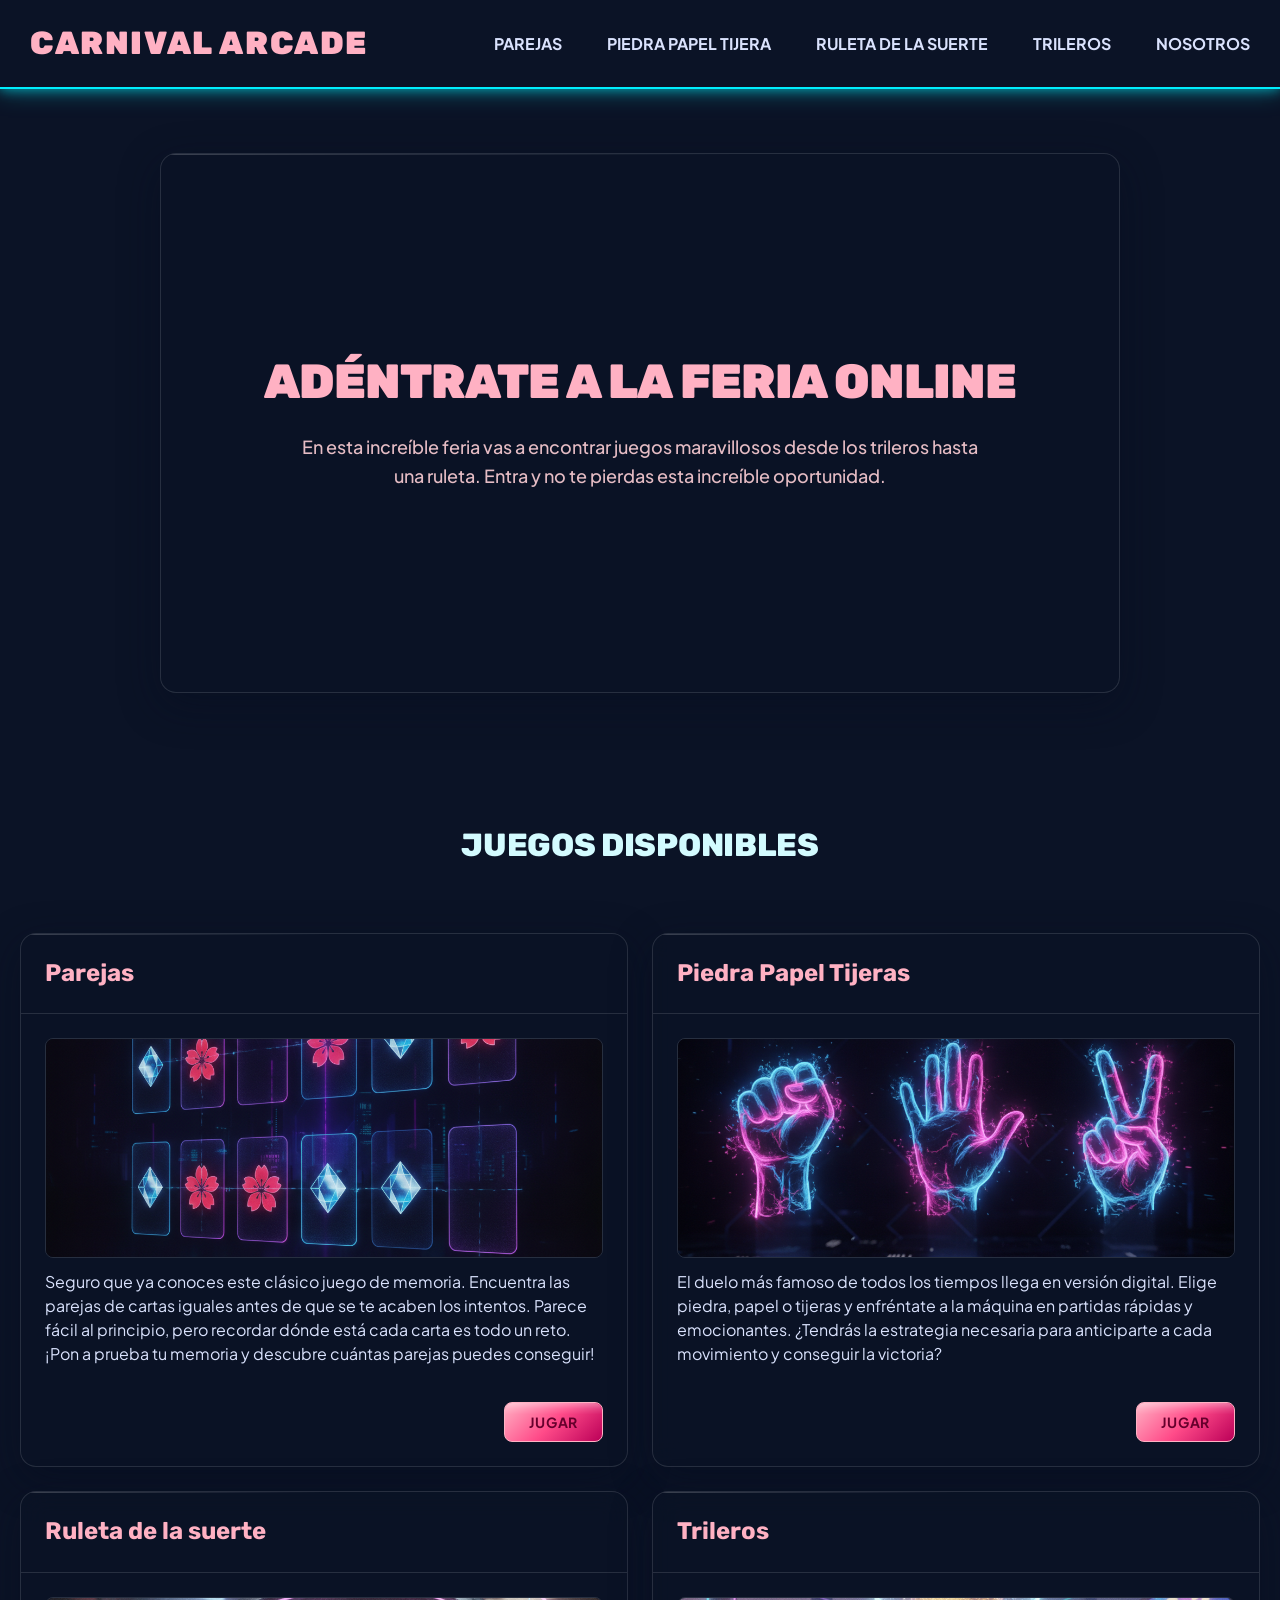
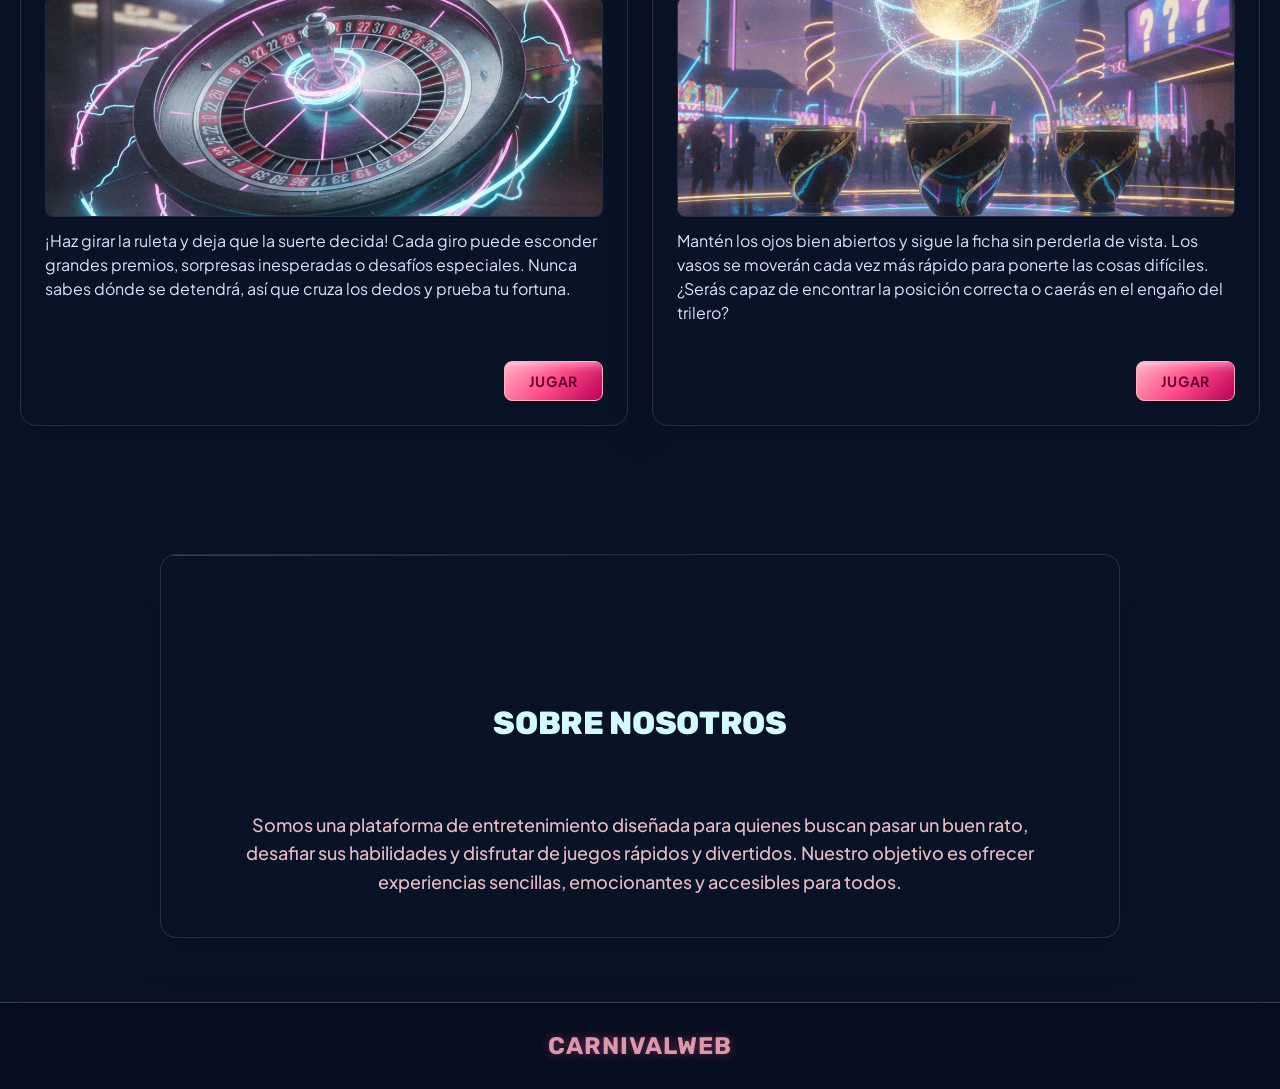
<file: index.html>
<!DOCTYPE html>
<html lang="es">
<head>
    <meta charset="UTF-8">
    <meta name="viewport" content="width=device-width, initial-scale=1.0">
    <title>CarnivalWeb</title>
    <link href="https://fonts.googleapis.com/css2?family=Plus+Jakarta+Sans:wght@400;500;600;700&family=Rubik:wght@700;800;900&display=swap" rel="stylesheet"/>
    <link rel="stylesheet" href="src/css/style.css">
    <link rel="stylesheet" href="src/css/layout/navbar.css">
    <link rel="stylesheet" href="src/css/layout/footer.css">
</head>
<body>
    <header class="site-header">
        <nav class="site-nav">
            <a href="#inicio" class="nav-logo">Carnival Arcade</a>

            <ul class="nav-links">
                <li><a href="#parejas" class="nav-link">parejas</a></li>
                <li><a href="#ppt" class="nav-link">piedra papel tijera</a></li>
                <li><a href="#ruleta" class="nav-link">ruleta de la suerte</a></li>
                <li><a href="#trileros" class="nav-link">trileros</a></li>
                <li><a href="#nosotros" class="nav-link">nosotros</a></li>
            </ul>
        </nav>
    </header>

    <main class="site-main">
        <section class="hero" id="inicio">
            <h1 class="hero-title">
                Adéntrate a la feria online
            </h1>
            <p class="hero-subtitle">En esta increíble feria vas a encontrar juegos maravillosos desde los trileros hasta una ruleta.
                Entra y no te pierdas esta increíble oportunidad.
            </p>
        </section>

        <section class="games">
            <div class="section-header">
                <h2 class="section-title">Juegos disponibles</h2>
            </div>

            <ul class="games-grid">
                <li id="parejas" class="game-card">
                    <header class="game-card-header">
                        <h3 class="game-title">Parejas</h3>
                    </header>
                    <div class="game-card-body">
                        <img src="./assets/images/parejas.png" alt="Parejas" class="game-image">
                        <p class="game-description">Seguro que ya conoces este clásico juego de memoria.
                            Encuentra las parejas de cartas iguales antes de que se te acaben los intentos.
                            Parece fácil al principio, pero recordar dónde está cada carta es todo un reto.
                            ¡Pon a prueba tu memoria y descubre cuántas parejas puedes conseguir!</p>
                    </div>
                    <footer class="game-card-footer">
                        <a href="./html/parejas.html" class="btn btn--primary">Jugar</a>
                    </footer>
                </li>
                <li id="ppt" class="game-card">
                    <header class="game-card-header">
                        <h3 class="game-title">Piedra Papel Tijeras</h3>
                    </header>
                    <div class="game-card-body">
                        <img src="./assets/images/piedra-papel-tiejras.png" alt="Piedra Papel Tijera" class="game-image">
                        <p class="game-description">El duelo más famoso de todos los tiempos llega en versión digital.
                            Elige piedra, papel o tijeras y enfréntate a la máquina en partidas rápidas y emocionantes.
                            ¿Tendrás la estrategia necesaria para anticiparte a cada movimiento y conseguir la victoria?</p>
                    </div>
                    <footer class="game-card-footer">
                        <a href="./html/ppt.html" class="btn btn--primary">Jugar</a>
                    </footer>
                </li>
                <li id="ruleta" class="game-card">
                    <header class="game-card-header">
                        <h3 class="game-title">Ruleta de la suerte</h3>
                    </header>
                    <div class="game-card-body">
                        <img src="./assets/images/ruleta.png" alt="Ruleta de la suerte" class="game-image">
                        <p class="game-description">¡Haz girar la ruleta y deja que la suerte decida!
                            Cada giro puede esconder grandes premios, sorpresas inesperadas o desafíos especiales.
                            Nunca sabes dónde se detendrá, así que cruza los dedos y prueba tu fortuna.</p>
                    </div>
                    <footer class="game-card-footer">
                        <a href="./html/random-lucky.html" class="btn btn--primary">Jugar</a>
                    </footer>
                </li>
                <li id="trileros" class="game-card">
                    <header class="game-card-header">
                        <h3 class="game-title">Trileros</h3>
                    </header>
                    <div class="game-card-body">
                        <img src="./assets/images/trileros.png" alt="trileros" class="game-image">
                        <p class="game-description">Mantén los ojos bien abiertos y sigue la ficha sin perderla de vista.
                            Los vasos se moverán cada vez más rápido para ponerte las cosas difíciles.
                            ¿Serás capaz de encontrar la posición correcta o caerás en el engaño del trilero?</p>
                    </div>
                    <footer class="game-card-footer">
                        <a href="./html/trileros.html" class="btn btn--primary">Jugar</a>
                    </footer>
                </li>
            </ul>
        </section>

        <section id="nosotros" class="about">
            <div class="section-header">
                <h2 class="section-title">Sobre nosotros</h2>
            </div>
            <p class="about-text">
                Somos una plataforma de entretenimiento diseñada para quienes buscan pasar un buen rato, desafiar sus habilidades y disfrutar de juegos rápidos y divertidos.
                Nuestro objetivo es ofrecer experiencias sencillas, emocionantes y accesibles para todos.
            </p>
        </section>
    </main>

    <footer class="site-footer">
        <h3 class="footer-logo">CarnivalWeb</h3>
    </footer>
</body>
</html>
</file>
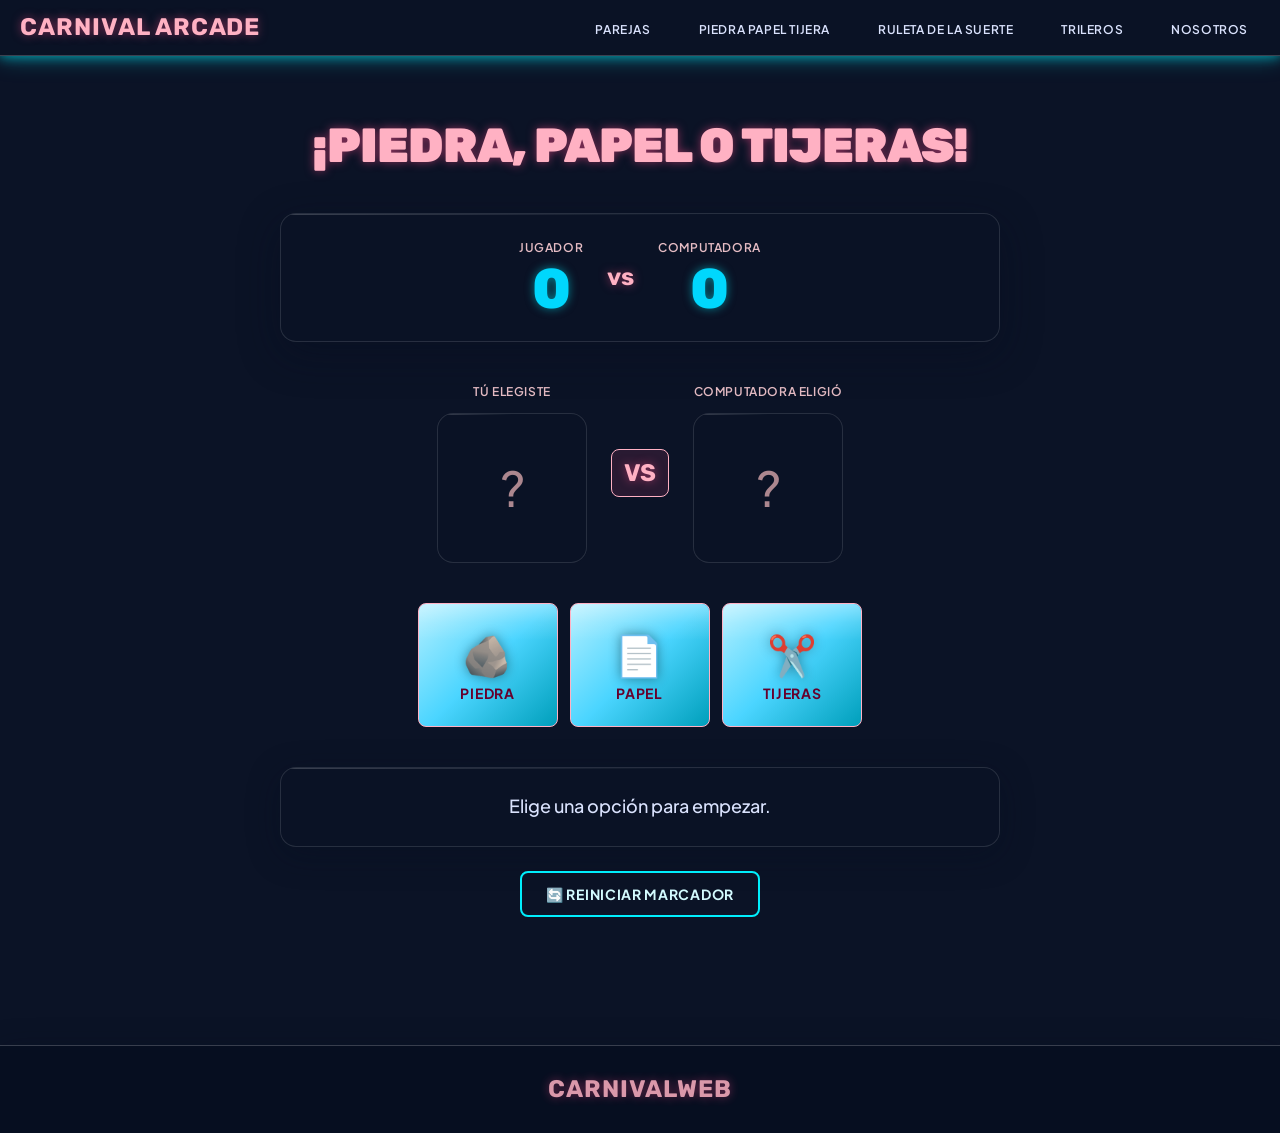
<file: games/piedra-papel-tijera/index.html>
<!DOCTYPE html>
<html lang="es">

<head>
    <meta charset="UTF-8">
    <meta name="viewport" content="width=device-width, initial-scale=1.0">
    <title>Piedra, Papel o Tijeras — Carnival Arcade</title>
    <link href="https://fonts.googleapis.com/css2?family=Plus+Jakarta+Sans:wght@400;500;600;700&family=Rubik:wght@700;800;900&display=swap" rel="stylesheet"/>
    <link rel="stylesheet" href="style.css">
</head>

<body>
    <header class="site-header">
        <nav class="site-nav">
            <a href="../../index.html" class="nav-logo">Carnival Arcade</a>
            <ul class="nav-links">
                <li><a href="../../index.html#parejas" class="nav-link">parejas</a></li>
                <li><a href="../../index.html#ppt" class="nav-link">piedra papel tijera</a></li>
                <li><a href="../../index.html#ruleta" class="nav-link">ruleta de la suerte</a></li>
                <li><a href="../../index.html#juegos" class="nav-link">trileros</a></li>
                <li><a href="../../index.html#nosotros" class="nav-link">nosotros</a></li>
            </ul>
        </nav>
    </header>

    <main class="site-main">
        <h1>¡Piedra, Papel o Tijeras!</h1>

        <!-- Sección del marcador -->
        <div class="marcador">
            <div class="marcador-item">
                <span class="marcador-label">Jugador</span>
                <span id="puntos-usuario" class="marcador-puntos">0</span>
            </div>
            <div class="marcador-separator">vs</div>
            <div class="marcador-item">
                <span class="marcador-label">Computadora</span>
                <span id="puntos-computadora" class="marcador-puntos">0</span>
            </div>
        </div>

        <!-- Zona de elecciones visuales -->
        <div class="zona-elecciones">
            <div class="eleccion-container">
                <div class="eleccion-label">Tú elegiste</div>
                <div id="eleccion-usuario" class="eleccion-display">
                    <span class="eleccion-placeholder">?</span>
                </div>
            </div>

            <div class="vs-badge">VS</div>

            <div class="eleccion-container">
                <div class="eleccion-label">Computadora eligió</div>
                <div id="eleccion-computadora" class="eleccion-display">
                    <span class="eleccion-placeholder">?</span>
                </div>
            </div>
        </div>

        <!-- Botones de juego -->
        <div class="botones">
            <button id="btn-piedra" class="btn-juego">
                <span class="btn-icon">🪨</span>
                <span class="btn-text">Piedra</span>
            </button>
            <button id="btn-papel" class="btn-juego">
                <span class="btn-icon">📄</span>
                <span class="btn-text">Papel</span>
            </button>
            <button id="btn-tijeras" class="btn-juego">
                <span class="btn-icon">✂️</span>
                <span class="btn-text">Tijeras</span>
            </button>
        </div>

        <!-- Resultado -->
        <div id="resultado" class="resultado">Elige una opción para empezar.</div>

        <!-- Botón de reinicio -->
        <button id="btn-reinicio" class="btn-reinicio">🔄 Reiniciar Marcador</button>
    </main>

    <footer class="site-footer">
        <h3 class="footer-logo">CarnivalWeb</h3>
    </footer>

    <script src="script.js"></script>
</body>

</html>
</file>
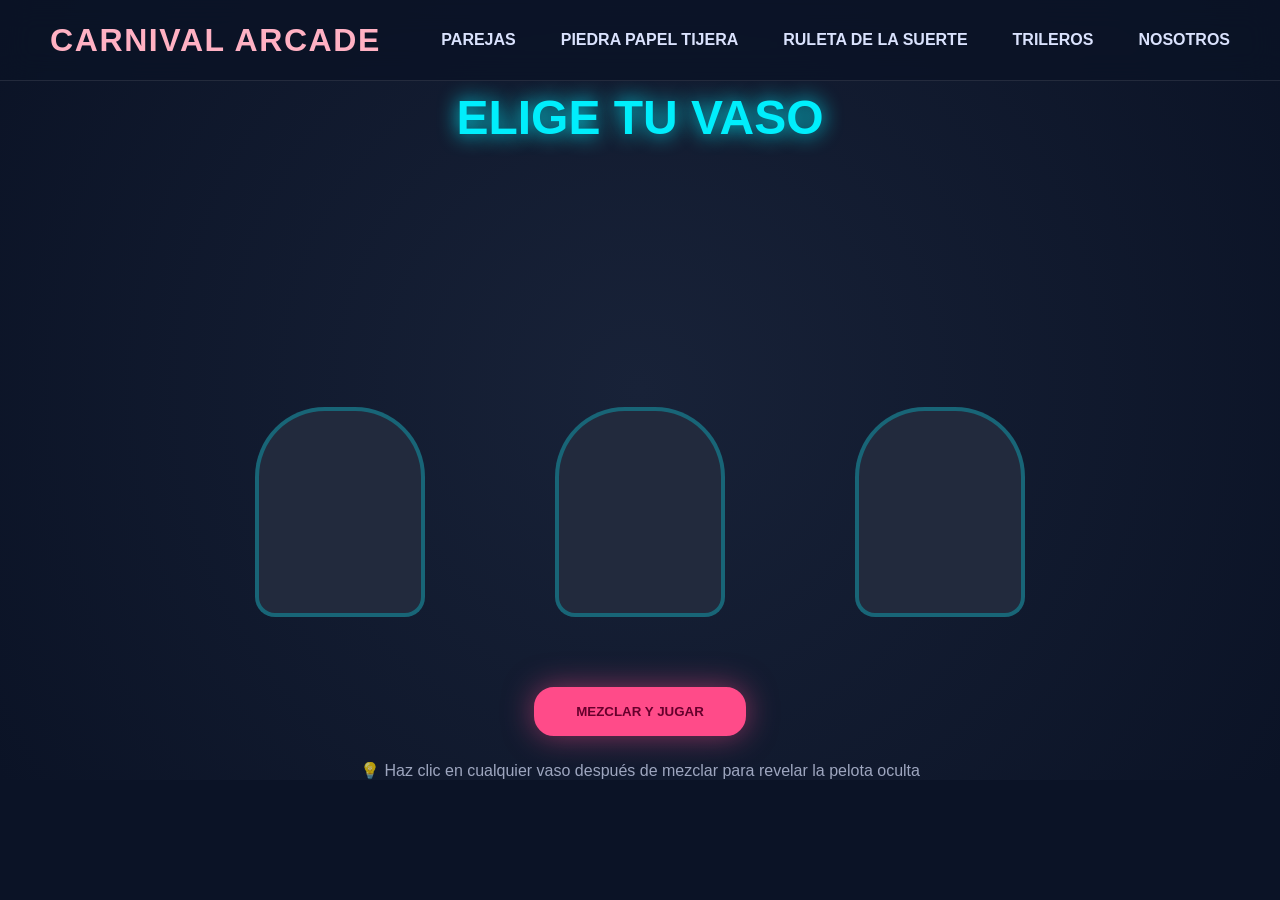
<file: games/trileros/index.html>
<!DOCTYPE html>
<html lang="es">
<head>
    <meta charset="UTF-8">
    <meta name="viewport" content="width=device-width, initial-scale=1.0">
    <link rel="stylesheet" href="style.css">
    <title>Trileros</title>
</head>
<body>
    <header class="site-header">
        <nav class="site-nav">
            <a href="../../index.html" class="nav-logo">Carnival Arcade</a>
            <ul class="nav-links">
                <li><a href="../../index.html#parejas" class="nav-link">parejas</a></li>
                <li><a href="../../index.html#ppt" class="nav-link">piedra papel tijera</a></li>
                <li><a href="../../index.html#ruleta" class="nav-link">ruleta de la suerte</a></li>
                <li><a href="../../index.html#juegos" class="nav-link">trileros</a></li>
                <li><a href="../../index.html#nosotros" class="nav-link">nosotros</a></li>
            </ul>
        </nav>
    </header>
    
    <main class="game-area">



    <section class="status">

        <h1 id="status-text">
            ELIGE TU VASO
        </h1>


    </section>





    <section class="table" id="game-table">



        <div id="ball"></div>



        <div class="cup" id="cup-0" onclick="selectCup(0)">

            <div class="cup-inner"></div>

        </div>




        <div class="cup" id="cup-1" onclick="selectCup(1)">

            <div class="cup-inner"></div>

        </div>




        <div class="cup" id="cup-2" onclick="selectCup(2)">

            <div class="cup-inner"></div>

        </div>



    </section>




    <div class="controls">


    


        <button id="shuffle-btn" onclick="startShuffle()">

            MEZCLAR Y JUGAR

        </button>



        

    </div>



    <p class="info">
        💡 Haz clic en cualquier vaso después de mezclar para revelar la pelota oculta
    </p>



</main>


<script src="script.js"></script>
</body>
</html>
</file>
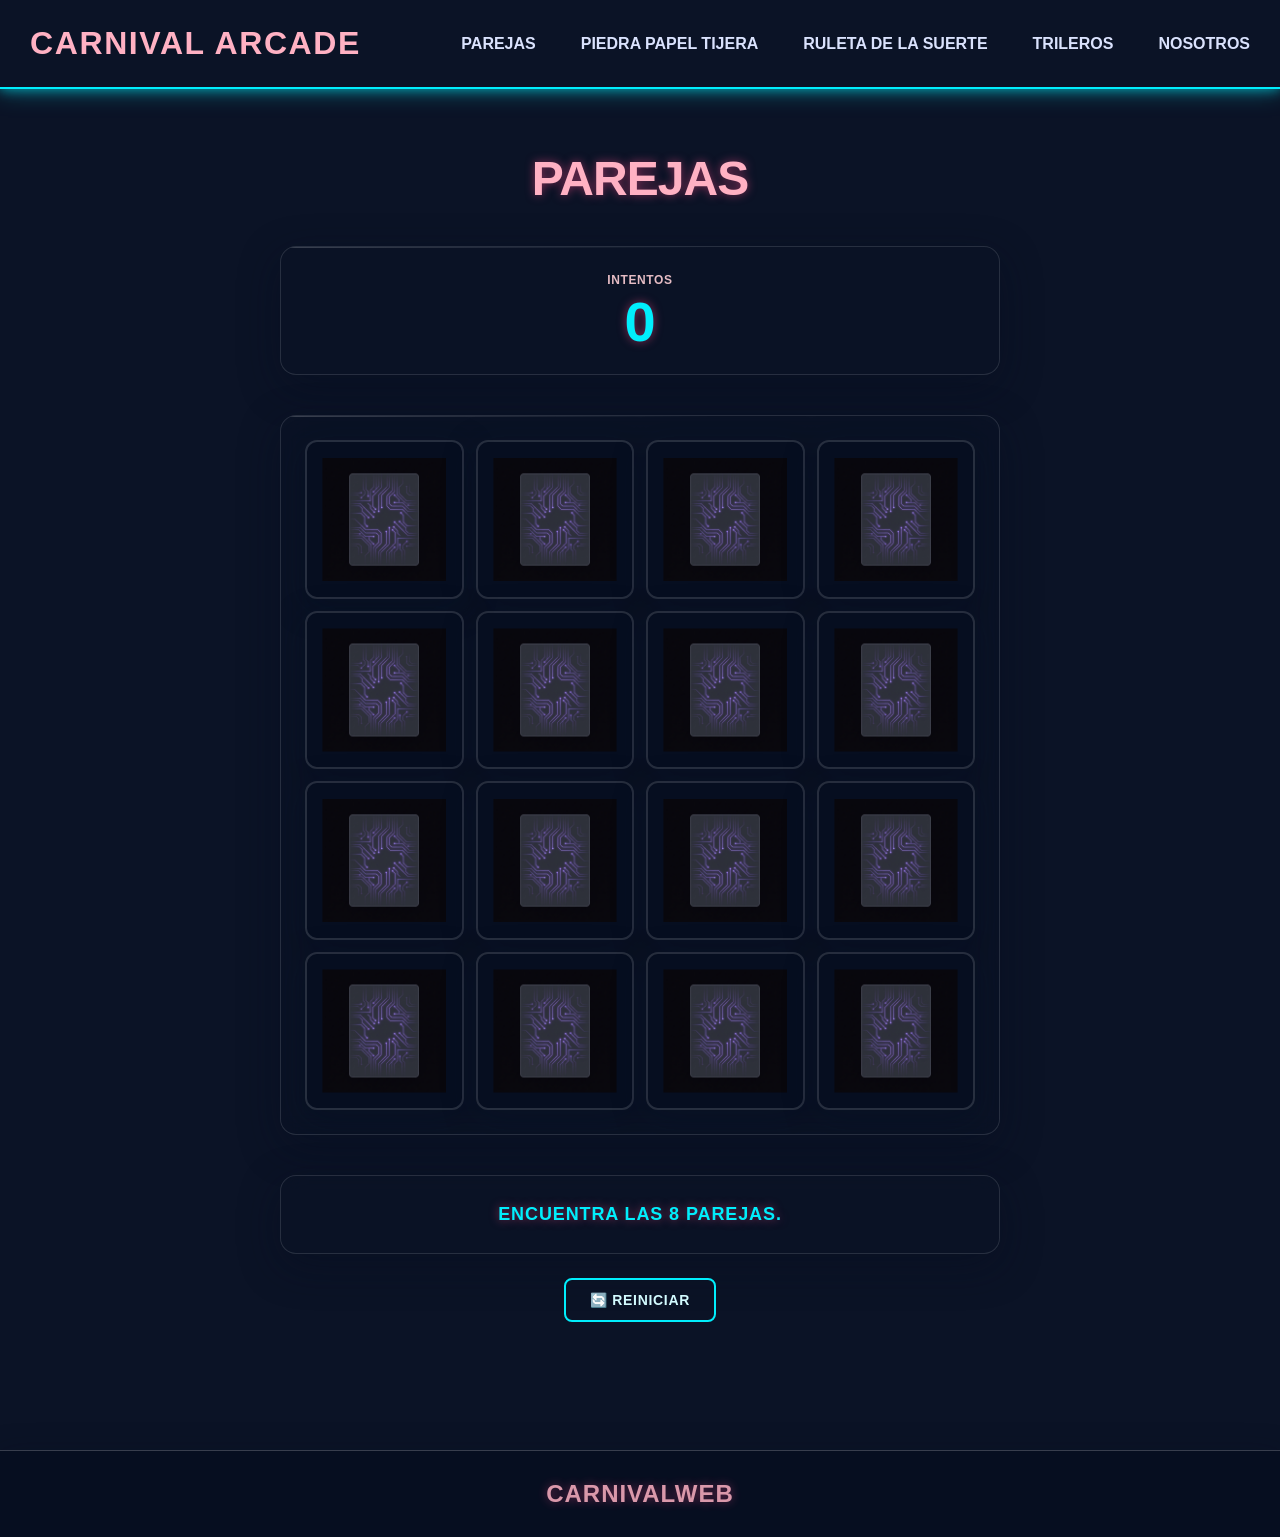
<file: html/parejas.html>
<!DOCTYPE html>
<html lang="en">
<head>
    <meta charset="UTF-8">
    <meta name="viewport" content="width=device-width, initial-scale=1.0">
    <title>Parejas</title>
    <link rel="stylesheet" href="../../src/css/style.css">
    <link rel="stylesheet" href="../src/css/pages/parejas.css">
    <link rel="stylesheet" href="../src/css/layout/navbar.css">
    <link rel="stylesheet" href="../src/css/layout/footer.css">
</head>
<body>
    <header class="site-header">
        <nav class="site-nav">
            <a href="../../index.html" class="nav-logo">Carnival Arcade</a>
            <ul class="nav-links">
                <li><a href="../html/parejas.html" class="nav-link">parejas</a></li>
                <li><a href="../html/ppt.html" class="nav-link">piedra papel tijera</a></li>
                <li><a href="../html/random-lucky.html" class="nav-link">ruleta de la suerte</a></li>
                <li><a href="../html/trileros.html" class="nav-link">trileros</a></li>
                <li><a href="../../index.html#nosotros" class="nav-link">nosotros</a></li>
            </ul>
        </nav>
    </header>

    <main>
        <h1>Parejas</h1>

        <!-- Sección de intentos -->
        <div class="marcador">
            <div class="marcador-item">
                <span class="marcador-label">intentos</span>
                <span id="puntos-usuario" class="marcador-puntos">0</span>
            </div>
        </div>

        <!-- Tablero de cartas -->
        <div id="tablero" class="tablero" aria-label="Tablero de cartas"></div>

        <!-- Bloque de resultado -->
        <div id="resultado" class="resultado" role="status" aria-live="polite">Encuentra las 8 parejas.</div>

        <button id="btn-reinicio" class="btn-reinicio">🔄 Reiniciar</button>
    </main>

    <footer class="site-footer">
        <h3 class="footer-logo">CarnivalWeb</h3>
    </footer>

    <script src="../src/js/games/parejas.js"></script>
</body>
</html>
</file>
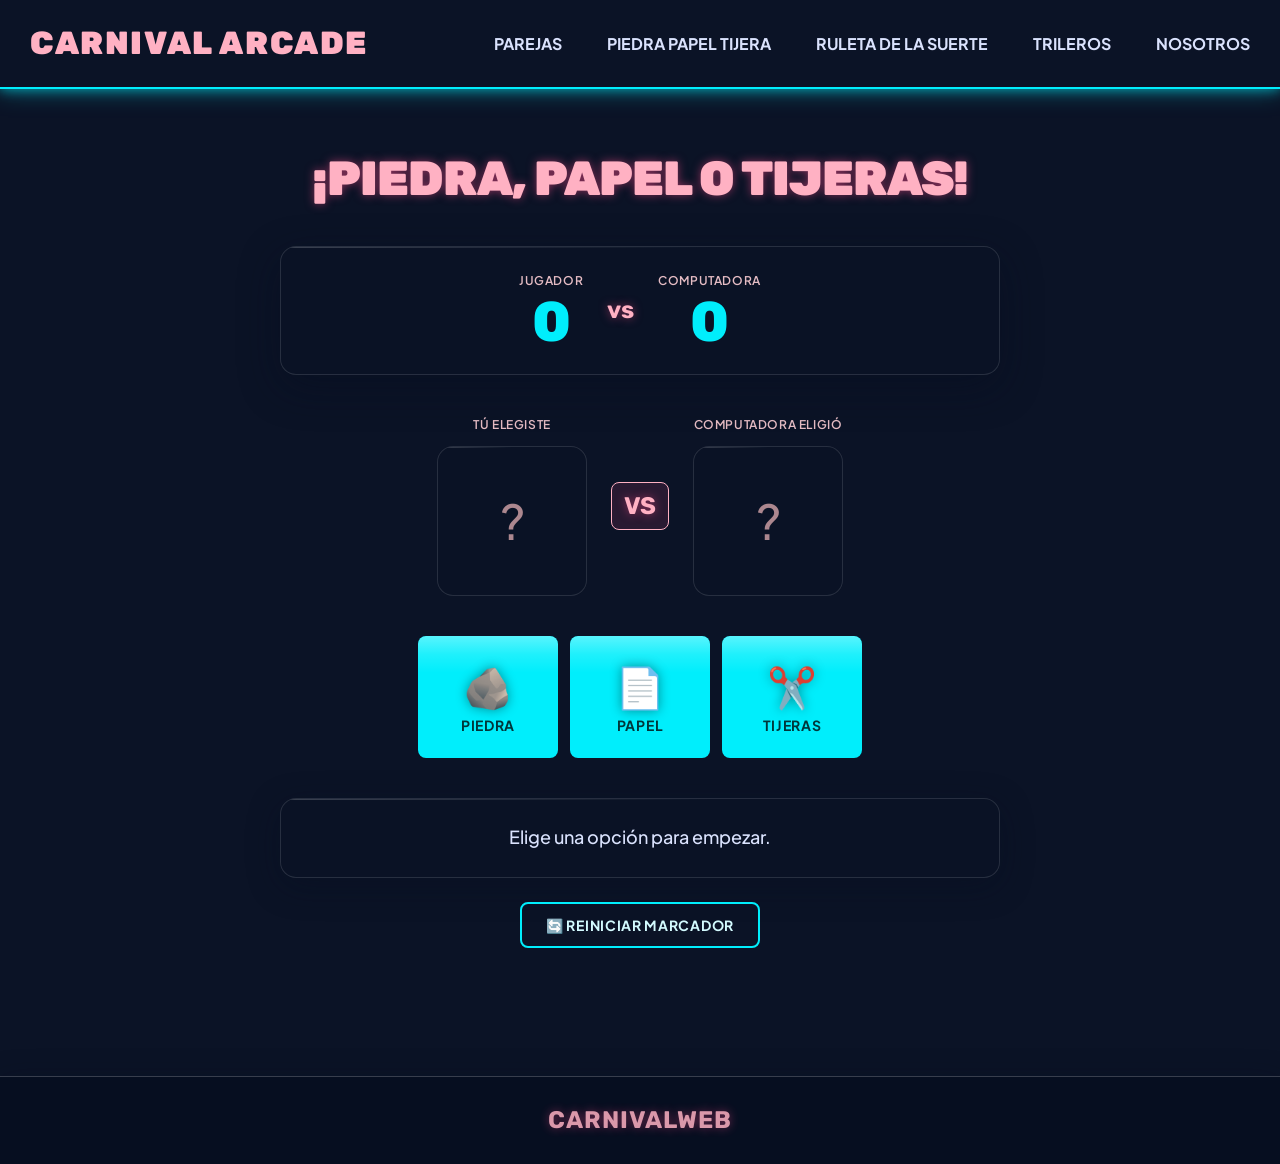
<file: html/ppt.html>
<!DOCTYPE html>
<html lang="es">

<head>
    <meta charset="UTF-8">
    <meta name="viewport" content="width=device-width, initial-scale=1.0">
    <title>Piedra, Papel o Tijeras — Carnival Arcade</title>
    <link href="https://fonts.googleapis.com/css2?family=Plus+Jakarta+Sans:wght@400;500;600;700&family=Rubik:wght@700;800;900&display=swap" rel="stylesheet"/>
    <link rel="stylesheet" href="../src/css/style.css">
    <link rel="stylesheet" href="../src/css/pages/ppt.css">
    <link rel="stylesheet" href="../src/css/layout/navbar.css">
    <link rel="stylesheet" href="../src/css/layout/footer.css">
</head>

<body>
    <header class="site-header">
        <nav class="site-nav">
            <a href="../../index.html" class="nav-logo">Carnival Arcade</a>
            <ul class="nav-links">
                <li><a href="../html/parejas.html" class="nav-link">parejas</a></li>
                <li><a href="../html/ppt.html" class="nav-link">piedra papel tijera</a></li>
                <li><a href="../html/random-lucky.html" class="nav-link">ruleta de la suerte</a></li>
                <li><a href="../html/trileros.html" class="nav-link">trileros</a></li>
                <li><a href="../../index.html#nosotros" class="nav-link">nosotros</a></li>
            </ul>
        </nav>
    </header>

    <main class="site-main">
        <h1>¡Piedra, Papel o Tijeras!</h1>

        <!-- Sección del marcador -->
        <div class="marcador">
            <div class="marcador-item">
                <span class="marcador-label">Jugador</span>
                <span id="puntos-usuario" class="marcador-puntos">0</span>
            </div>
            <div class="marcador-separator">vs</div>
            <div class="marcador-item">
                <span class="marcador-label">Computadora</span>
                <span id="puntos-computadora" class="marcador-puntos">0</span>
            </div>
        </div>

        <!-- Zona de elecciones visuales -->
        <div class="zona-elecciones">
            <div class="eleccion-container">
                <div class="eleccion-label">Tú elegiste</div>
                <div id="eleccion-usuario" class="eleccion-display">
                    <span class="eleccion-placeholder">?</span>
                </div>
            </div>

            <div class="vs-badge">VS</div>

            <div class="eleccion-container">
                <div class="eleccion-label">Computadora eligió</div>
                <div id="eleccion-computadora" class="eleccion-display">
                    <span class="eleccion-placeholder">?</span>
                </div>
            </div>
        </div>

        <!-- Botones de juego -->
        <div class="botones">
            <button id="btn-piedra" class="btn-juego">
                <span class="btn-icon">🪨</span>
                <span class="btn-text">Piedra</span>
            </button>
            <button id="btn-papel" class="btn-juego">
                <span class="btn-icon">📄</span>
                <span class="btn-text">Papel</span>
            </button>
            <button id="btn-tijeras" class="btn-juego">
                <span class="btn-icon">✂️</span>
                <span class="btn-text">Tijeras</span>
            </button>
        </div>

        <!-- Resultado -->
        <div id="resultado" class="resultado">Elige una opción para empezar.</div>

        <!-- Botón de reinicio -->
        <button id="btn-reinicio" class="btn-reinicio">🔄 Reiniciar Marcador</button>
    </main>

    <footer class="site-footer">
        <h3 class="footer-logo">CarnivalWeb</h3>
    </footer>

    <script src="../src/js/games/ppt.js"></script>
</body>

</html>
</file>
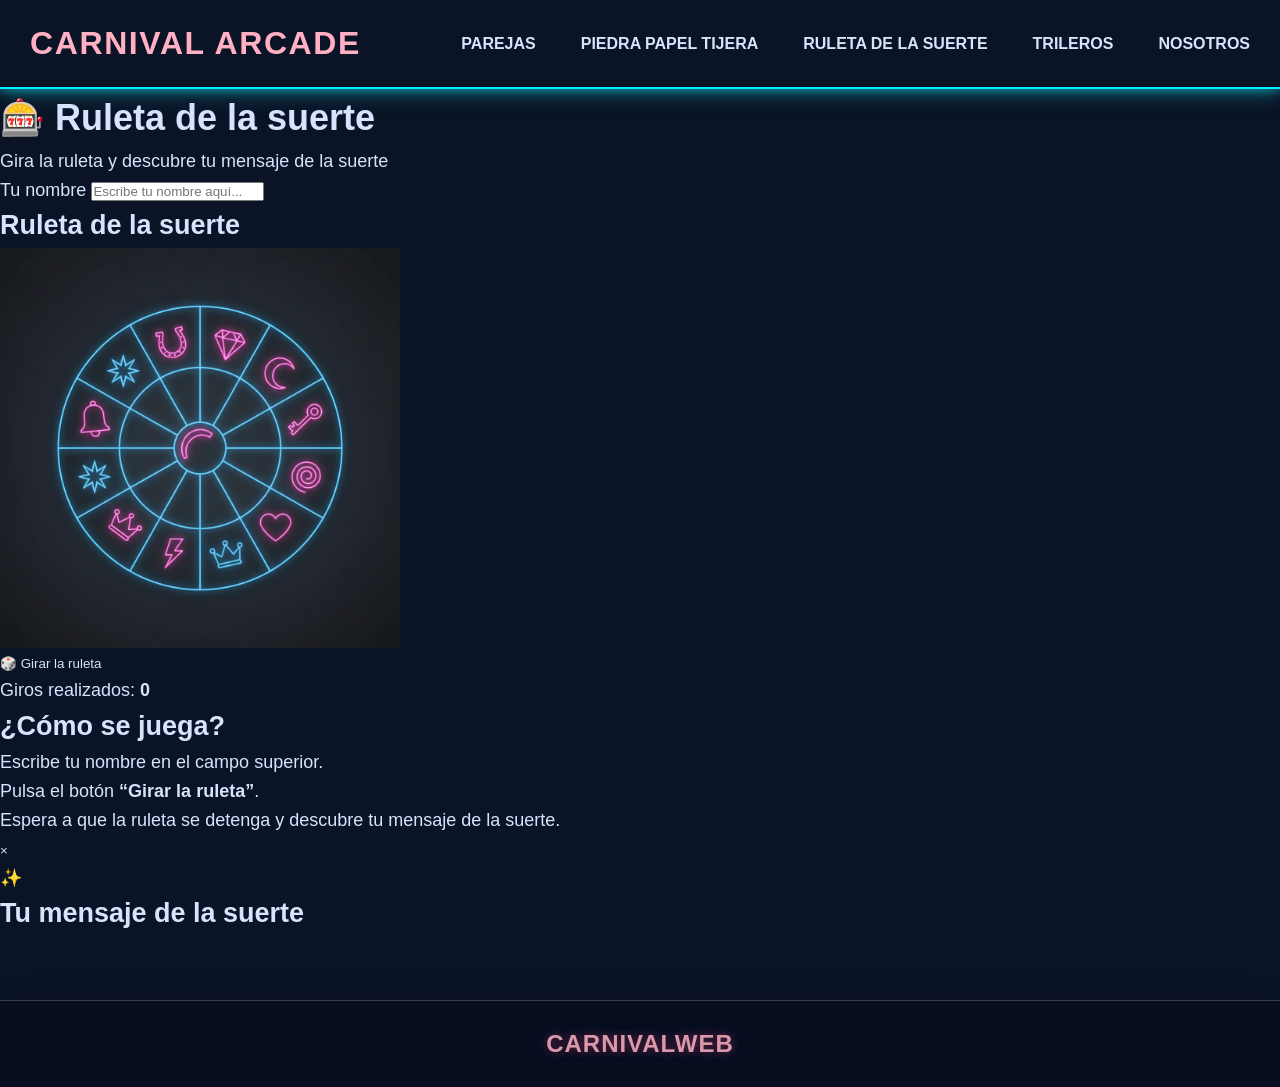
<file: html/random-lucky.html>
<!DOCTYPE html>
<html lang="es">

<head>
    <meta charset="UTF-8">
    <meta name="viewport" content="width=device-width, initial-scale=1.0">
    <title>Random Lucky — Ruleta de la Suerte Online</title>
    <link rel="stylesheet" href="../src/css/style.css">
    <link rel="stylesheet" href="../src/css/pages/random-lucky.css">
    <link rel="stylesheet" href="../src/css/layout/navbar.css">
    <link rel="stylesheet" href="../src/css/layout/footer.css">
</head>

<body>
    <header class="site-header">
        <nav class="site-nav">
            <a href="../../index.html" class="nav-logo">Carnival Arcade</a>
            <ul class="nav-links">
                <li><a href="../html/parejas.html" class="nav-link">parejas</a></li>
                <li><a href="../html/ppt.html" class="nav-link">piedra papel tijera</a></li>
                <li><a href="../html/random-lucky.html" class="nav-link">ruleta de la suerte</a></li>
                <li><a href="../html/trileros.html" class="nav-link">trileros</a></li>
                <li><a href="../../index.html#nosotros" class="nav-link">nosotros</a></li>
            </ul>
        </nav>
    </header>

    <main class="container" id="main">

        <div class="app-header">
            <h1>🎰 Ruleta de la suerte</h1>
            <p class="subtitle">Gira la ruleta y descubre tu mensaje de la suerte</p>
        </div>

        <!-- Formulario para introducir el nombre antes de girar -->
        <form class="input-group" id="nameForm" novalidate>
            <label for="nameInput">Tu nombre</label>
            <input type="text" id="nameInput" name="name" placeholder="Escribe tu nombre aquí..." maxlength="20"
                autocomplete="given-name" aria-required="true" aria-describedby="errorMessage">
            <p class="error-message" id="errorMessage" role="alert"></p>
        </form>

        <!-- Sección principal: la ruleta -->
        <section class="wheel-section" aria-labelledby="wheelTitle">
            <h2 id="wheelTitle" class="visually-hidden">Ruleta de la suerte</h2>

            <figure class="wheel-container" aria-label="Ruleta de la suerte con 8 secciones de colores">
                <div class="pointer" aria-hidden="true"></div>
                <img id="wheelImage" src="../assets/images/ruleta-definitiva.png"
                    alt="Ruleta giratoria con 8 secciones de colores vibrantes" width="400" height="400">
            </figure>

            <!-- Botón principal: gira la ruleta -->
            <button type="submit" form="nameForm" class="spin-button" id="spinButton" aria-describedby="counterStatus">
                🎲 Girar la ruleta
            </button>

            <!-- Contador de giros: anunciado en directo a lectores de pantalla -->
            <p class="counter" id="counterStatus" aria-live="polite" aria-atomic="true">
                Giros realizados: <strong id="spinCounter">0</strong>
            </p>
        </section>

        <!-- Sección de instrucciones -->
        <section class="instructions" aria-labelledby="instructionsTitle">
            <h2 id="instructionsTitle">¿Cómo se juega?</h2>
            <ol>
                <li>Escribe tu nombre en el campo superior.</li>
                <li>Pulsa el botón <strong>“Girar la ruleta”</strong>.</li>
                <li>Espera a que la ruleta se detenga y descubre tu mensaje de la suerte.</li>
            </ol>
        </section>
    </main>

    <!-- Modal con el resultado: se muestra al terminar el giro -->
    <div class="result-overlay" id="resultContainer" role="dialog" aria-modal="true" aria-labelledby="resultEyebrow"
        aria-hidden="true">
        <article class="result-card">
            <button type="button" class="result-close" id="resultClose" aria-label="Cerrar mensaje">&times;</button>
            <div class="result-icon" aria-hidden="true">✨</div>
            <h2 class="result-eyebrow" id="resultEyebrow">Tu mensaje de la suerte</h2>
            <p class="result-message" id="resultText" aria-live="assertive" aria-atomic="true"></p>
        </article>
    </div>

    <noscript>
        <p class="noscript-warning">Para jugar a la Ruleta de la Suerte necesitas activar JavaScript en tu navegador.
        </p>
    </noscript>

    <footer class="site-footer">
        <h3 class="footer-logo">CarnivalWeb</h3>
    </footer>

    <script src="../src/js/games/random-lucky.js" defer></script>
</body>

</html>
</file>
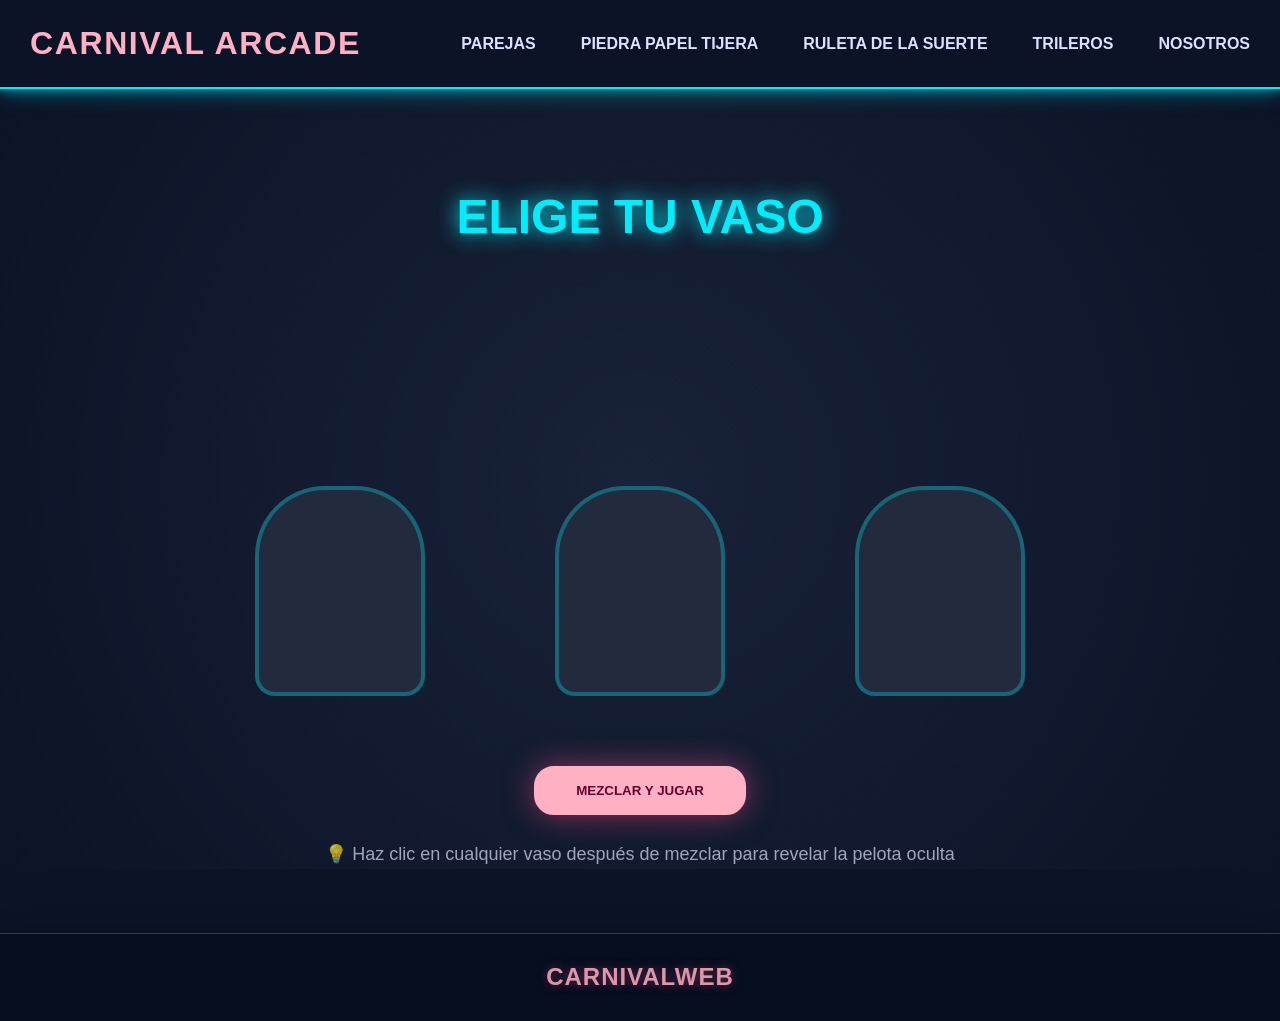
<file: html/trileros.html>
<!DOCTYPE html>
<html lang="es">
<head>
    <meta charset="UTF-8">
    <meta name="viewport" content="width=device-width, initial-scale=1.0">
    <title>Trileros</title>
    <link rel="stylesheet" href="../src/css/style.css">
    <link rel="stylesheet" href="../src/css/pages/trileros.css">
    <link rel="stylesheet" href="../src/css/layout/navbar.css">
    <link rel="stylesheet" href="../src/css/layout/footer.css">
</head>
<body>
    <header class="site-header">
        <nav class="site-nav">
            <a href="../../index.html" class="nav-logo">Carnival Arcade</a>
            <ul class="nav-links">
                <li><a href="../html/parejas.html" class="nav-link">parejas</a></li>
                <li><a href="../html/ppt.html" class="nav-link">piedra papel tijera</a></li>
                <li><a href="../html/random-lucky.html" class="nav-link">ruleta de la suerte</a></li>
                <li><a href="../html/trileros.html" class="nav-link">trileros</a></li>
                <li><a href="../../index.html#nosotros" class="nav-link">nosotros</a></li>
            </ul>
        </nav>
    </header>
    
    <main class="game-area">



    <section class="status">
        <h1 id="status-text">
            ELIGE TU VASO
        </h1>
    </section>

    <section class="table" id="game-table">

        <div id="ball"></div>

        <div class="cup" id="cup-0" onclick="selectCup(0)">

            <div class="cup-inner"></div>

        </div>

        <div class="cup" id="cup-1" onclick="selectCup(1)">

            <div class="cup-inner"></div>

        </div>

        <div class="cup" id="cup-2" onclick="selectCup(2)">
            <div class="cup-inner"></div>
        </div>
    </section>

    <div class="controls">
        <button id="shuffle-btn" onclick="startShuffle()">
            MEZCLAR Y JUGAR
        </button>
    </div>

    <p class="info">
        💡 Haz clic en cualquier vaso después de mezclar para revelar la pelota oculta
    </p>
</main>

<footer class="site-footer">
    <h3 class="footer-logo">CarnivalWeb</h3>
</footer>

<script src="../src/js/games/trileros.js"></script>
</body>
</html>
</file>
<file: src/css/style.css>
/* ==================================================
   ELECTRIC FAIRGROUND — Glassmorphic-Neon
   Tokens from docs/DESIGN.md
   ================================================== */

:root {
  /* ---------- Colors: surface ---------- */
  --color-surface: #0b1326;
  --color-surface-dim: #0b1326;
  --color-surface-bright: #31394d;
  --color-surface-container-lowest: #060e20;
  --color-surface-container-low: #131b2e;
  --color-surface-container: #171f33;
  --color-surface-container-high: #222a3d;
  --color-surface-container-highest: #2d3449;
  --color-surface-variant: #2d3449;

  /* ---------- Colors: on-* ---------- */
  --color-on-surface: #dae2fd;
  --color-on-surface-variant: #e5bcc4;
  --color-inverse-surface: #dae2fd;
  --color-inverse-on-surface: #283044;

  /* ---------- Colors: outline ---------- */
  --color-outline: #ac878f;
  --color-outline-variant: #5c3f45;

  /* ---------- Colors: primary (Electric Pink) ---------- */
  --color-primary: #ffb1c3;
  --color-on-primary: #66002c;
  --color-primary-container: #ff4b89;
  --color-on-primary-container: #590026;
  --color-inverse-primary: #bb0058;

  /* ---------- Colors: secondary (Cyan) ---------- */
  --color-secondary: #d3fbff;
  --color-on-secondary: #00363a;
  --color-secondary-container: #00eefc;
  --color-on-secondary-container: #00686f;

  /* ---------- Colors: tertiary (Golden Yellow) ---------- */
  --color-tertiary: #fdbc00;
  --color-on-tertiary: #402d00;
  --color-tertiary-container: #b98900;
  --color-on-tertiary-container: #382700;

  /* ---------- Colors: error ---------- */
  --color-error: #ffb4ab;
  --color-on-error: #690005;
  --color-error-container: #93000a;
  --color-on-error-container: #ffdad6;

  /* ---------- Colors: fixed ---------- */
  --color-primary-fixed: #ffd9e0;
  --color-primary-fixed-dim: #ffb1c3;
  --color-on-primary-fixed: #3f0019;
  --color-on-primary-fixed-variant: #8f0041;
  --color-secondary-fixed: #7df4ff;
  --color-secondary-fixed-dim: #00dbe9;
  --color-on-secondary-fixed: #002022;
  --color-on-secondary-fixed-variant: #004f54;
  --color-tertiary-fixed: #ffdea2;
  --color-tertiary-fixed-dim: #fdbc00;
  --color-on-tertiary-fixed: #261900;
  --color-on-tertiary-fixed-variant: #5c4200;

  --color-surface-tint: #ffb1c3;

  /* ---------- Background ---------- */
  --color-background: #0b1326;
  --color-on-background: #dae2fd;

  /* ---------- Typography: families ---------- */
  --font-display: "Rubik", sans-serif;
  --font-body: "Plus Jakarta Sans", sans-serif;

  /* ---------- Typography: scale ---------- */
  --text-display-lg-size: 48px;
  --text-display-lg-weight: 900;
  --text-display-lg-line-height: 1.1;
  --text-display-lg-letter-spacing: -0.02em;

  --text-display-sm-size: 32px;
  --text-display-sm-weight: 800;
  --text-display-sm-line-height: 4;
  --text-display-sm-letter-spacing: -0.01em;

  --text-headline-lg-size: 24px;
  --text-headline-lg-weight: 700;
  --text-headline-lg-line-height: 1.3;

  --text-headline-lg-mobile-size: 20px;
  --text-headline-lg-mobile-weight: 700;
  --text-headline-lg-mobile-line-height: 1.3;

  --text-body-lg-size: 18px;
  --text-body-lg-weight: 500;
  --text-body-lg-line-height: 1.6;

  --text-body-md-size: 16px;
  --text-body-md-weight: 400;
  --text-body-md-line-height: 1.5;

  --text-label-lg-size: 14px;
  --text-label-lg-weight: 700;
  --text-label-lg-line-height: 1;
  --text-label-lg-letter-spacing: 0.05em;

  --text-label-sm-size: 12px;
  --text-label-sm-weight: 600;
  --text-label-sm-line-height: 1;

  /* ---------- Radii ---------- */
  --radius-sm: 0.25rem;
  --radius-default: 0.5rem;
  --radius-md: 0.75rem;
  --radius-lg: 1rem;
  --radius-xl: 1.5rem;
  --radius-full: 9999px;

  /* ---------- Spacing ---------- */
  --space-base: 8px;
  --space-xs: 4px;
  --space-sm: 12px;
  --space-md: 24px;
  --space-lg: 40px;
  --space-xl: 64px;
  --margin-hero: 20px;

  --container-max: 1280px;
  --container-gutter: 20px;

  /* ---------- Glass surfaces ---------- */
  --glass-bg: rgba(11, 19, 38, 0.7);
  --glass-border: rgba(255, 255, 255, 0.12);
  --glass-highlight: rgba(255, 255, 255, 0.2);
  --glass-blur: 12px;

  /* ---------- Shadows: depth in deep navy, never black ---------- */
  --shadow-soft: 0 8px 32px rgba(6, 14, 32, 0.35);
  --shadow-card: 0 12px 40px rgba(6, 14, 32, 0.45);

  /* ---------- Neon glows (interactive level 3) ---------- */
  --glow-pink: 0 0 12px rgba(255, 75, 137, 0.6),
               0 0 24px rgba(255, 75, 137, 0.35);
  --glow-cyan: 0 0 12px rgba(0, 238, 252, 0.6),
               0 0 24px rgba(0, 238, 252, 0.35);
  --glow-gold: 0 0 12px rgba(253, 188, 0, 0.6),
               0 0 24px rgba(253, 188, 0, 0.35);

  --neon-text-glow-pink: 0 0 10px rgba(255, 75, 137, 0.5);

  /* ---------- Buttons ---------- */
  --btn-primary-gradient: linear-gradient(
    135deg,
    #ffb1c3 0%,
    #ff4b89 50%,
    #bb0058 100%
  );
  --btn-gloss: linear-gradient(
    to bottom,
    rgba(255, 255, 255, 0.35) 0%,
    rgba(255, 255, 255, 0.12) 30%,
    transparent 60%
  );

  /* ---------- Layout ---------- */
  --desktop-columns: 8;
  --mobile-columns: 4;
  --desktop-gutter: 24px;
  --mobile-gutter: 16px;
  --desktop-margin: 64px;
  --mobile-margin: 20px;
}

/* ==================================================
   RESET & BASE
   ================================================== */
*,
*::before,
*::after {
  box-sizing: border-box;
  margin: 0;
  padding: 0;
}

html {
  background-color: var(--color-background);
  color: var(--color-on-background);
  font-family: var(--font-body);
  font-size: var(--text-body-md-size);
  line-height: var(--text-body-md-line-height);
  -webkit-font-smoothing: antialiased;
  -moz-osx-font-smoothing: grayscale;
  text-rendering: optimizeLegibility;
}

body {
  background-color: var(--color-background);
  color: var(--color-on-surface);
  font-family: var(--font-body);
  font-size: var(--text-body-lg-size);
  font-weight: var(--text-body-lg-weight);
  line-height: var(--text-body-lg-line-height);
  min-height: 100vh;
  overflow-x: hidden;
}

a {
  text-decoration: none;
  color: inherit;
  transition: color 0.3s ease;
}

ul {
  list-style: none;
}

img {
  display: block;
  max-width: 100%;
}

button {
  font-family: inherit;
  border: none;
  background: none;
  cursor: pointer;
  color: inherit;
}

/* ==================================================
   MAIN CONTENT — Fluid Grid container
   ================================================== */
.site-main {
  max-width: var(--container-max);
  margin: 0 auto;
  padding: 0 var(--container-gutter);
}

/* ==================================================
   HERO SECTION — "The Stage"
   Level 2 glass card, generous breathing room.
   ================================================== */
.hero {
  display: flex;
  flex-direction: column;
  align-items: center;
  justify-content: center;
  text-align: center;
  min-height: 60vh;
  margin: var(--space-xl) auto;
  margin-bottom: 0;
  max-width: 960px;
  padding: var(--space-xl) var(--space-md);
  background-color: var(--glass-bg);
  backdrop-filter: blur(var(--glass-blur));
  -webkit-backdrop-filter: blur(var(--glass-blur));
  border: 1px solid var(--glass-border);
  border-radius: var(--radius-lg);
  box-shadow: var(--shadow-card);
  position: relative;
  overflow: hidden;
}

/* Light leak: top-left highlight (Level 2) */
.hero::before {
  content: "";
  position: absolute;
  top: 0;
  left: 0;
  width: 60%;
  height: 1px;
  background: linear-gradient(
    to right,
    var(--glass-highlight),
    transparent
  );
  pointer-events: none;
}

.hero-title {
  font-family: var(--font-display);
  font-size: var(--text-display-lg-size);
  font-weight: var(--text-display-lg-weight);
  line-height: var(--text-display-lg-line-height);
  letter-spacing: var(--text-display-lg-letter-spacing);
  color: var(--color-primary);
  text-transform: uppercase;
  margin-bottom: var(--space-md);
}

.hero-subtitle {
  font-size: var(--text-body-lg-size);
  font-weight: var(--text-body-lg-weight);
  line-height: var(--text-body-lg-line-height);
  color: var(--color-on-surface-variant);
  max-width: 700px;
  margin: 0 auto;
}

/* ==================================================
   SECTION HEADERS
   ================================================== */
.section-header {
  margin: var(--space-xl) 0 var(--space-md);
  text-align: center;
}

.section-title {
  font-family: var(--font-display);
  font-size: var(--text-display-sm-size);
  font-weight: var(--text-display-sm-weight);
  line-height: var(--text-display-sm-line-height);
  letter-spacing: var(--text-display-sm-letter-spacing);
  color: var(--color-secondary);
  text-transform: uppercase;
}

/* ==================================================
   GAMES GRID — Fluid 12-col → 4-col
   ================================================== */
.games {
  padding: var(--space-md) 0 var(--space-xl);
}

.games-grid {
  display: grid;
  grid-template-columns: repeat(var(--desktop-columns), 1fr);
  gap: var(--space-md);
}

/* ==================================================
   GAME CARD — Level 2 glass, glowing border, Level 3 hover
   ================================================== */
.game-card {
  grid-column: span 4;
  display: flex;
  flex-direction: column;
  background-color: var(--glass-bg);
  backdrop-filter: blur(var(--glass-blur));
  -webkit-backdrop-filter: blur(var(--glass-blur));
  border: 1px solid var(--glass-border);
  border-radius: var(--radius-lg);
  overflow: hidden;
  position: relative;
  box-shadow: var(--shadow-card);
  transition: transform 0.3s ease, box-shadow 0.3s ease, border-color 0.3s ease;
}

/* Light leak: top-left white highlight */
.game-card::before {
  content: "";
  position: absolute;
  top: 0;
  left: 0;
  width: 50%;
  height: 1px;
  background: linear-gradient(to right, var(--glass-highlight), transparent);
  pointer-events: none;
  z-index: 1;
}

.game-card:hover {
  transform: translateY(-6px);
  border-color: var(--color-primary);
  box-shadow: var(--glow-pink), var(--shadow-card);
}

.game-card-header {
  padding: var(--space-md);
  border-bottom: 1px solid var(--glass-border);
}

.game-title {
  font-family: var(--font-display);
  font-size: var(--text-headline-lg-size);
  font-weight: var(--text-headline-lg-weight);
  line-height: var(--text-headline-lg-line-height);
  color: var(--color-primary);
}

.game-card-body {
  padding: var(--space-md);
  display: flex;
  flex-direction: column;
  gap: var(--space-sm);
  flex-grow: 1;
}

.game-image {
  width: 100%;
  height: 220px;
  object-fit: cover;
  border-radius: var(--radius-default);
  border: 1px solid var(--glass-border);
}

.game-description {
  font-size: var(--text-body-md-size);
  font-weight: var(--text-body-md-weight);
  line-height: var(--text-body-md-line-height);
  color: var(--color-on-surface);
  flex-grow: 1;
}

.game-card-footer {
  padding: var(--space-sm) var(--space-md) var(--space-md);
  display: flex;
  justify-content: flex-end;
}

/* ==================================================
   BUTTONS — "Primary Pink Gradient + Gloss"
   ================================================== */
.btn {
  position: relative;
  display: inline-flex;
  align-items: center;
  justify-content: center;
  padding: var(--space-sm) var(--space-md);
  font-family: var(--font-body);
  font-size: var(--text-label-lg-size);
  font-weight: var(--text-label-lg-weight);
  line-height: var(--text-label-lg-line-height);
  letter-spacing: var(--text-label-lg-letter-spacing);
  text-transform: uppercase;
  border-radius: var(--radius-default);
  cursor: pointer;
  overflow: hidden;
  transition: transform 0.15s ease, box-shadow 0.3s ease, background-color 0.3s ease;
}

.btn--primary {
  color: var(--color-on-primary);
  background-image: var(--btn-primary-gradient);
  border: 1px solid var(--color-primary);
}

.btn--primary::before {
  content: "";
  position: absolute;
  top: 0;
  left: 0;
  right: 0;
  height: 50%;
  background-image: var(--btn-gloss);
  pointer-events: none;
  border-radius: var(--radius-default) var(--radius-default) 0 0;
}

.btn--primary:hover {
  box-shadow: 0 0 18px rgba(255, 75, 137, 0.8),
              0 0 36px rgba(255, 75, 137, 0.45);
  transform: translateY(-1px);
}

.btn--primary:active {
  transform: translateY(0);
}

.btn--secondary {
  color: var(--color-secondary);
  background-color: transparent;
  border: 2px solid var(--color-secondary-container);
}

.btn--secondary:hover {
  background-color: rgba(0, 238, 252, 0.12);
  box-shadow: var(--glow-cyan);
}

/* ==================================================
   SCORE BADGES & TIMERS — pill-shaped
   ================================================== */
.badge {
  display: inline-flex;
  align-items: center;
  gap: var(--space-xs);
  padding: var(--space-xs) var(--space-sm);
  font-family: var(--font-body);
  font-size: var(--text-label-sm-size);
  font-weight: var(--text-label-sm-weight);
  border-radius: var(--radius-full);
}

.badge--timer {
  color: var(--color-on-secondary);
  background-color: var(--color-secondary-container);
  box-shadow: inset 0 0 8px rgba(6, 14, 32, 0.45);
  font-weight: var(--text-label-lg-weight);
  letter-spacing: var(--text-label-lg-letter-spacing);
}

.badge--score {
  color: var(--color-on-tertiary);
  background-color: var(--color-tertiary);
}

.badge--score::before {
  content: "★";
  color: var(--color-on-tertiary);
}

/* ==================================================
   INPUT FIELDS — Dark navy fill, glowing cyan border
   ================================================== */
.input {
  width: 100%;
  padding: var(--space-sm) var(--space-md);
  font-family: var(--font-body);
  font-size: var(--text-body-md-size);
  color: var(--color-on-surface);
  background-color: var(--color-surface-container-lowest);
  border: 1px solid var(--color-secondary-container);
  border-radius: var(--radius-default);
  outline: none;
  transition: box-shadow 0.3s ease, border-color 0.3s ease;
}

.input::placeholder {
  color: var(--color-on-surface-variant);
  opacity: 0.7;
}

.input:focus {
  border-color: var(--color-secondary);
  box-shadow: var(--glow-cyan);
}

/* ==================================================
   ABOUT SECTION — glass card
   ================================================== */
.about {
  margin: var(--space-xl) auto;
  max-width: 960px;
  padding: var(--space-lg) var(--space-md);
  text-align: center;
  background-color: var(--glass-bg);
  backdrop-filter: blur(var(--glass-blur));
  -webkit-backdrop-filter: blur(var(--glass-blur));
  border: 1px solid var(--glass-border);
  border-radius: var(--radius-lg);
  box-shadow: var(--shadow-card);
  position: relative;
  overflow: hidden;
}

.about::before {
  content: "";
  position: absolute;
  top: 0;
  left: 0;
  width: 60%;
  height: 1px;
  background: linear-gradient(
    to right,
    var(--glass-highlight),
    transparent
  );
  pointer-events: none;
}

.about-text {
  margin-top: var(--space-md);
  max-width: 800px;
  margin-left: auto;
  margin-right: auto;
  font-size: var(--text-body-lg-size);
  line-height: var(--text-body-lg-line-height);
  color: var(--color-on-surface-variant);
}

/* ==================================================
   MOBILE — 4-col grid, 16px gutter, 20px margin
   ================================================== */
@media (max-width: 768px) {
  .site-main {
    padding: 0 var(--container-gutter);
  }

  .hero {
    padding: var(--space-lg) var(--space-md);
    margin: var(--space-lg) auto;
  }

  .hero-title {
    font-size: var(--text-headline-lg-mobile-size);
    line-height: var(--text-headline-lg-mobile-line-height);
  }

  .section-title {
    font-size: 28px;
  }

  .games-grid {
    grid-template-columns: repeat(var(--mobile-columns), 1fr);
    gap: var(--space-sm);
  }

  .game-card {
    grid-column: span 4;
  }

  .about {
    padding: var(--space-md);
  }
}
</file>
<file: src/css/layout/navbar.css>
/* ================================
   NAVBAR — shared across all pages
*/
.site-header {
  position: sticky;
  top: 0;
  z-index: 1000;
  width: 100%;
  background: #0b1326;
  border-bottom: 2px solid var(--color-secondary-container);
  box-shadow: var(--glow-cyan);
}

.site-nav {
  width: 100%;
  padding: 18px 30px;
  display: flex;
  align-items: center;
  justify-content: space-between;
}

#parejas,
#ppt,
#ruleta,
#trileros,
#nosotros {
  scroll-margin-top: 100px;
}

html {
  scroll-behavior: smooth;
}

/* LOGO */

.nav-logo {
  font-family: "Rubik", sans-serif;
  font-size: 2rem;
  font-weight: 900;
  color: var(--color-primary);
  text-decoration: none;
  text-transform: uppercase;
  letter-spacing: 0.05em;
}

/* LINKS */

.nav-links {
  display: flex;
  gap: 45px;
  list-style: none;
  margin: 0;
  padding: 0;
}

.nav-link {
  color: var(--color-on-surface);
  text-decoration: none;
  font-size: 1rem;
  font-weight: 700;
  text-transform: uppercase;
  transition: 0.3s;
}

.nav-link:hover {
  color: var(--color-secondary);
  text-shadow: var(--glow-cyan);
}

/* RESPONSIVE */

@media (max-width: 768px) {
  .site-nav {
    flex-direction: column;
    gap: var(--space-sm);
    padding: var(--space-sm) var(--container-gutter);
  }

  .nav-links {
    flex-wrap: wrap;
    justify-content: center;
    gap: var(--space-xs);
  }
}
</file>
<file: src/css/layout/footer.css>
/* ==================================================
   FOOTER
   ================================================== */
.site-footer {
  margin-top: var(--space-xl);
  padding: var(--space-md) 0;
  text-align: center;
  background-color: var(--color-surface-container-lowest);
  border-top: 1px solid var(--glass-highlight);
  box-shadow: var(--shadow-soft);
}

.footer-logo {
  font-family: var(--font-display);
  font-size: var(--text-headline-lg-size);
  font-weight: var(--text-headline-lg-weight);
  color: var(--color-primary);
  text-transform: uppercase;
  letter-spacing: 0.04em;
  text-shadow: var(--neon-text-glow-pink);
  opacity: 0.85;
}
</file>
<file: games/piedra-papel-tijera/style.css>
/* ==================================================
   PIEDRA · PAPEL · TIJERA
   Estilos sincronizados con la landing (Electric Fairground)
   Tokens de docs/DESIGN.md
   ================================================== */

:root {
  /* ---------- Surface ---------- */
  --color-surface: #0b1326;
  --color-surface-container-lowest: #060e20;
  --color-surface-container-low: #131b2e;
  --color-surface-container: #171f33;
  --color-surface-container-high: #222a3d;

  /* ---------- On-* ---------- */
  --color-on-surface: #dae2fd;
  --color-on-surface-variant: #e5bcc4;
  --color-on-primary: #66002c;
  --color-on-secondary: #00363a;
  --color-on-tertiary: #402d00;

  /* ---------- Outline ---------- */
  --color-outline: #ac878f;
  --color-outline-variant: #5c3f45;

  /* ---------- Primary (Electric Pink) ---------- */
  --color-primary: #ffb1c3;
  --color-primary-container: #ff4b89;

  /* ---------- Secondary (Cyan) ---------- */
  --color-secondary: #d3fbff;
  --color-secondary-container: #00eefc;

  /* ---------- Tertiary (Blue) ---------- */
  --color-tertiary: #00d7fd;
  --color-tertiary-container: #00a6b9;

  /* ---------- Background ---------- */
  --color-background: #0b1326;
  --color-on-background: #dae2fd;

  /* ---------- Typography ---------- */
  --font-display: "Rubik", sans-serif;
  --font-body: "Plus Jakarta Sans", sans-serif;

  --text-display-lg-size: 48px;
  --text-display-lg-weight: 900;
  --text-display-lg-line-height: 1.1;
  --text-display-lg-letter-spacing: -0.02em;

  --text-display-sm-size: 32px;
  --text-display-sm-weight: 800;
  --text-display-sm-line-height: 1.2;
  --text-display-sm-letter-spacing: -0.01em;

  --text-headline-lg-size: 24px;
  --text-headline-lg-weight: 700;
  --text-headline-lg-line-height: 1.3;

  --text-headline-lg-mobile-size: 20px;
  --text-headline-lg-mobile-weight: 700;
  --text-headline-lg-mobile-line-height: 1.3;

  --text-body-lg-size: 18px;
  --text-body-lg-weight: 500;
  --text-body-lg-line-height: 1.6;

  --text-body-md-size: 16px;
  --text-body-md-weight: 400;
  --text-body-md-line-height: 1.5;

  --text-label-lg-size: 14px;
  --text-label-lg-weight: 700;
  --text-label-lg-line-height: 1;
  --text-label-lg-letter-spacing: 0.05em;

  --text-label-sm-size: 12px;
  --text-label-sm-weight: 600;
  --text-label-sm-line-height: 1;

  /* ---------- Radii ---------- */
  --radius-sm: 0.25rem;
  --radius-default: 0.5rem;
  --radius-md: 0.75rem;
  --radius-lg: 1rem;
  --radius-xl: 1.5rem;
  --radius-full: 9999px;

  /* ---------- Spacing ---------- */
  --space-base: 8px;
  --space-xs: 4px;
  --space-sm: 12px;
  --space-md: 24px;
  --space-lg: 40px;
  --space-xl: 64px;

  --container-max: 1280px;
  --container-gutter: 20px;

  /* ---------- Glass surfaces ---------- */
  --glass-bg: rgba(11, 19, 38, 0.7);
  --glass-border: rgba(255, 255, 255, 0.12);
  --glass-highlight: rgba(255, 255, 255, 0.2);
  --glass-blur: 12px;

  /* ---------- Shadows ---------- */
  --shadow-soft: 0 8px 32px rgba(6, 14, 32, 0.35);
  --shadow-card: 0 12px 40px rgba(6, 14, 32, 0.45);

  /* ---------- Neon glows ---------- */

  --glow-cyan: 0 0 12px rgba(0, 238, 252, 0.6),
               0 0 24px rgba(0, 238, 252, 0.35);
 

  --neon-text-glow-pink: 0 0 10px rgba(255, 75, 137, 0.5);
  --neon-text-glow-cyan: 0 0 10px rgba(0, 238, 252, 0.5);
 

  /* ---------- Buttons ---------- */
  --btn-primary-gradient: linear-gradient(
    135deg,
    #b1efff 0%,
    #4bd5ff 50%,
    #009fbb 100%
  );
  --btn-gloss: linear-gradient(
    to bottom,
    rgba(255, 255, 255, 0.35) 0%,
    rgba(255, 255, 255, 0.12) 30%,
    transparent 60%
  );
}

/* ==================================================
   RESET & BASE
   ================================================== */
*,
*::before,
*::after {
  box-sizing: border-box;
  margin: 0;
  padding: 0;
}

html {
  background-color: var(--color-background);
  color: var(--color-on-background);
  font-family: var(--font-body);
  font-size: var(--text-body-md-size);
  line-height: var(--text-body-md-line-height);
  -webkit-font-smoothing: antialiased;
  -moz-osx-font-smoothing: grayscale;
  text-rendering: optimizeLegibility;
}

body {
  background-color: var(--color-background);
  color: var(--color-on-surface);
  font-family: var(--font-body);
  font-size: var(--text-body-lg-size);
  font-weight: var(--text-body-lg-weight);
  line-height: var(--text-body-lg-line-height);
  min-height: 100vh;
  overflow-x: hidden;
  text-align: center;
}

a {
  text-decoration: none;
  color: inherit;
  transition: color 0.3s ease;
}

ul {
  list-style: none;
}

button {
  font-family: inherit;
  border: none;
  background: none;
  cursor: pointer;
  color: inherit;
}

/* ==================================================
   HEADER & NAVIGATION (mismo que la landing)
   ================================================== */
.site-header {
  position: sticky;
  top: 0;
  z-index: 1000;
  background-color: var(--glass-bg);
  backdrop-filter: blur(var(--glass-blur));
  -webkit-backdrop-filter: blur(var(--glass-blur));
  border-bottom: 1px solid var(--glass-highlight);
  box-shadow: var(--glow-cyan);
}

.site-nav {
  max-width: var(--container-max);
  margin: 0 auto;
  padding: var(--space-sm) var(--container-gutter);
  display: flex;
  align-items: center;
  justify-content: space-between;
  gap: var(--space-md);
}

.nav-logo {
  font-family: var(--font-display);
  font-size: var(--text-headline-lg-size);
  font-weight: var(--text-headline-lg-weight);
  line-height: var(--text-headline-lg-line-height);
  color: var(--color-primary);
  text-transform: uppercase;
  letter-spacing: 0.04em;
  text-shadow: var(--neon-text-glow-pink);
}

.nav-links {
  display: flex;
  gap: var(--space-md);
}

.nav-link {
  font-family: var(--font-body);
  font-size: var(--text-label-sm-size);
  font-weight: var(--text-label-sm-weight);
  line-height: var(--text-label-sm-line-height);
  letter-spacing: var(--text-label-lg-letter-spacing);
  color: var(--color-on-surface);
  text-transform: uppercase;
  padding: var(--space-xs) var(--space-sm);
  border-radius: var(--radius-default);
  transition: color 0.3s ease, background-color 0.3s ease, box-shadow 0.3s ease;
}

.nav-link:hover {
  color: var(--color-secondary);
  background-color: rgba(0, 238, 252, 0.08);
  box-shadow: var(--glow-cyan);
}

/* ==================================================
   MAIN LAYOUT
   ================================================== */
.site-main {
  max-width: var(--container-max);
  margin: 0 auto;
  padding: var(--space-xl) var(--container-gutter);
}

/* ==================================================
   HERO TITLE DEL JUEGO
   ================================================== */
h1 {
  font-family: var(--font-display);
  font-size: var(--text-display-lg-size);
  font-weight: var(--text-display-lg-weight);
  line-height: var(--text-display-lg-line-height);
  letter-spacing: var(--text-display-lg-letter-spacing);
  color: var(--color-primary);
  text-transform: uppercase;
  text-shadow: var(--neon-text-glow-pink);
  margin-bottom: var(--space-lg);
}

/* ==================================================
   MARCADOR — glass card con tokens de la landing
   ================================================== */
.marcador {
  display: flex;
  justify-content: center;
  align-items: center;
  gap: var(--space-md);
  margin: 0 auto var(--space-lg);
  padding: var(--space-md) var(--space-lg);
  max-width: 720px;
  background-color: var(--glass-bg);
  backdrop-filter: blur(var(--glass-blur));
  -webkit-backdrop-filter: blur(var(--glass-blur));
  border: 1px solid var(--glass-border);
  border-radius: var(--radius-lg);
  box-shadow: var(--shadow-card);
  position: relative;
  overflow: hidden;
}

.marcador::before {
  content: "";
  position: absolute;
  top: 0;
  left: 0;
  width: 60%;
  height: 1px;
  background: linear-gradient(to right, var(--glass-highlight), transparent);
  pointer-events: none;
}

.marcador-item {
  display: flex;
  flex-direction: column;
  align-items: center;
  gap: var(--space-xs);
}

.marcador-label {
  font-family: var(--font-body);
  font-size: var(--text-label-sm-size);
  font-weight: var(--text-label-sm-weight);
  letter-spacing: var(--text-label-lg-letter-spacing);
  text-transform: uppercase;
  color: var(--color-on-surface-variant);
}

.marcador-puntos {
  font-family: var(--font-display);
  font-size: 56px;
  font-weight: var(--text-display-sm-weight);
  line-height: 1;
  color: var(--color-tertiary);
  text-shadow: var(--neon-text-glow-cyan);
}

.marcador-separator {
  font-family: var(--font-display);
  font-size: var(--text-headline-lg-size);
  font-weight: var(--text-headline-lg-weight);
  color: var(--color-primary);
  text-shadow: var(--neon-text-glow-pink);
}

/* ==================================================
   ZONA DE ELECCIONES
   ================================================== */
.zona-elecciones {
  display: flex;
  justify-content: center;
  align-items: center;
  gap: var(--space-md);
  margin: 0 auto var(--space-lg);
  flex-wrap: wrap;
}

.eleccion-container {
  display: flex;
  flex-direction: column;
  align-items: center;
  gap: var(--space-sm);
}

.eleccion-label {
  font-family: var(--font-body);
  font-size: var(--text-label-sm-size);
  font-weight: var(--text-label-sm-weight);
  letter-spacing: var(--text-label-lg-letter-spacing);
  text-transform: uppercase;
  color: var(--color-on-surface-variant);
}

.eleccion-display {
  width: 150px;
  height: 150px;
  background-color: var(--glass-bg);
  backdrop-filter: blur(var(--glass-blur));
  -webkit-backdrop-filter: blur(var(--glass-blur));
  border-radius: var(--radius-lg);
  display: flex;
  justify-content: center;
  align-items: center;
  font-size: 5rem;
  border: 1px solid var(--glass-border);
  transition: border-color 0.3s ease, box-shadow 0.3s ease;
  position: relative;
  overflow: hidden;
}

.eleccion-display::before {
  content: "";
  position: absolute;
  top: 0;
  left: 0;
  width: 50%;
  height: 1px;
  background: linear-gradient(to right, var(--glass-highlight), transparent);
  pointer-events: none;
}

.eleccion-display.active {
  border-color: var(--color-primary);
  box-shadow: var(--neon-text-glow-pink);
}

.eleccion-placeholder {
  font-size: 3rem;
  color: var(--color-outline);
}

.vs-badge {
  font-family: var(--font-display);
  font-size: var(--text-headline-lg-size);
  font-weight: var(--text-headline-lg-weight);
  color: var(--color-primary);
  text-shadow: var(--neon-text-glow-pink);
  padding: var(--space-xs) var(--space-sm);
  background-color: rgba(255, 75, 137, 0.12);
  border: 1px solid var(--color-primary);
  border-radius: var(--radius-default);
}

/* ==================================================
   BOTONES DE JUEGO
   ================================================== */
.botones {
  display: flex;
  justify-content: center;
  gap: var(--space-sm);
  margin: 0 auto var(--space-lg);
  flex-wrap: wrap;
}

.btn-juego {
  position: relative;
  display: flex;
  flex-direction: column;
  align-items: center;
  gap: var(--space-xs);
  padding: var(--space-md) var(--space-lg);
  font-family: var(--font-body);
  font-size: var(--text-label-lg-size);
  font-weight: var(--text-label-lg-weight);
  letter-spacing: var(--text-label-lg-letter-spacing);
  text-transform: uppercase;
  color: var(--color-on-primary);
  background-image: var(--btn-primary-gradient);
  border: 1px solid var(--color-primary);
  border-radius: var(--radius-default);
  box-shadow: var(--glow-pink);
  cursor: pointer;
  min-width: 140px;
  overflow: hidden;
  transition: transform 0.15s ease, box-shadow 0.3s ease;
}

.btn-juego::before {
  content: "";
  position: absolute;
  top: 0;
  left: 0;
  right: 0;
  height: 50%;
  background-image: var(--btn-gloss);
  pointer-events: none;
  border-radius: var(--radius-default) var(--radius-default) 0 0;
}


.btn-juego:active:not(:disabled) {
  transform: translateY(0);
}

.btn-juego:disabled {
  opacity: 0.5;
  cursor: not-allowed;
}

.btn-icon {
  font-size: 2.5rem;
  filter: drop-shadow(0 0 6px rgba(0, 0, 0, 0.4));
}

.btn-text {
  font-weight: var(--text-label-lg-weight);
}

/* ==================================================
   RESULTADO
   ================================================== */
.resultado {
  font-family: var(--font-body);
  font-size: var(--text-body-lg-size);
  font-weight: var(--text-body-lg-weight);
  line-height: var(--text-body-lg-line-height);
  color: var(--color-on-surface);
  margin: 0 auto var(--space-md);
  padding: var(--space-md);
  min-height: 80px;
  background-color: var(--glass-bg);
  backdrop-filter: blur(var(--glass-blur));
  -webkit-backdrop-filter: blur(var(--glass-blur));
  border: 1px solid var(--glass-border);
  border-radius: var(--radius-lg);
  max-width: 720px;
  box-shadow: var(--shadow-soft);
  position: relative;
  overflow: hidden;
}

.resultado::before {
  content: "";
  position: absolute;
  top: 0;
  left: 0;
  width: 60%;
  height: 1px;
  background: linear-gradient(to right, var(--glass-highlight), transparent);
  pointer-events: none;
}

/* ==================================================
   BOTÓN DE REINICIO (cyan secondary)
   ================================================== */
.btn-reinicio {
  position: relative;
  display: inline-flex;
  align-items: center;
  justify-content: center;
  padding: var(--space-sm) var(--space-md);
  font-family: var(--font-body);
  font-size: var(--text-label-lg-size);
  font-weight: var(--text-label-lg-weight);
  letter-spacing: var(--text-label-lg-letter-spacing);
  text-transform: uppercase;
  color: var(--color-secondary);
  background-color: transparent;
  border: 2px solid var(--color-secondary-container);
  border-radius: var(--radius-default);
  cursor: pointer;
  transition: background-color 0.3s ease, box-shadow 0.3s ease, transform 0.15s ease;
}

.btn-reinicio:hover {
  background-color: rgba(0, 238, 252, 0.12);
  box-shadow: var(--glow-cyan);
  transform: translateY(-1px);
}

.btn-reinicio:active {
  transform: translateY(0);
}

/* ==================================================
   FOOTER (mismo que la landing)
   ================================================== */
.site-footer {
  margin-top: var(--space-xl);
  padding: var(--space-md) 0;
  text-align: center;
  background-color: var(--color-surface-container-lowest);
  border-top: 1px solid var(--glass-highlight);
  box-shadow: var(--shadow-soft);
}

.footer-logo {
  font-family: var(--font-display);
  font-size: var(--text-headline-lg-size);
  font-weight: var(--text-headline-lg-weight);
  color: var(--color-primary);
  text-transform: uppercase;
  letter-spacing: 0.04em;
  text-shadow: var(--neon-text-glow-pink);
  opacity: 0.85;
}

/* ==================================================
   MOBILE
   ================================================== */
@media (max-width: 768px) {
  .site-nav {
    flex-direction: column;
    gap: var(--space-sm);
    padding: var(--space-sm) var(--container-gutter);
  }

  .nav-links {
    flex-wrap: wrap;
    justify-content: center;
    gap: var(--space-xs);
  }

  h1 {
    font-size: var(--text-headline-lg-mobile-size);
    line-height: var(--text-headline-lg-mobile-line-height);
  }

  .marcador {
    flex-direction: column;
    gap: var(--space-sm);
    padding: var(--space-md);
    margin-bottom: var(--space-md);
  }

  .marcador-separator {
    display: none;
  }

  .marcador-puntos {
    font-size: 40px;
  }

  .zona-elecciones {
    gap: var(--space-sm);
  }

  .eleccion-display {
    width: 120px;
    height: 120px;
    font-size: 4rem;
  }

  .vs-badge {
    font-size: var(--text-headline-lg-mobile-size);
  }

  .botones {
    gap: var(--space-sm);
  }

  .btn-juego {
    padding: var(--space-sm) var(--space-md);
    min-width: 100px;
  }

  .btn-icon {
    font-size: 2rem;
  }
}
</file>
<file: games/trileros/style.css>
:root{


--background:#0b1326;

--surface:#171f33;

--pink:#ff4b89;

--pink-light:#ffb1c3;

--cyan:#00eefc;

--gold:#fdbc00;

--text:#dae2fd;


}




*{

margin:0;

padding:0;

box-sizing:border-box;

font-family:"Plus Jakarta Sans",sans-serif;

}

body{

min-height:100vh;

background:var(--background);

color:var(--text);

overflow-x:hidden;

}

/* ================================
      NAVBAR
================================ */

.site-header {

    position: sticky;
    top: 0;
    z-index: 1000;

    width: 100%;

    background: #0b1326;

    border-bottom: 2px solid var(--cyan);

    box-shadow: var(--glow-cyan);

}


.site-nav {

    width:100%;

    padding:18px 30px;

    display:flex;

    align-items:center;

    justify-content:space-between;

}


/* LOGO */

.nav-logo {

    font-family:"Rubik", sans-serif;

    font-size:2rem;

    font-weight:900;

    color:var(--pink-light);

    text-decoration:none;

    text-transform:uppercase;

    letter-spacing:.05em;

    text-shadow:var(--glow-pink);

}



/* LINKS */

.nav-links {

    display:flex;

    gap:45px;

    list-style:none;

    margin:0;

    padding:0;

}



.nav-link {

    color:var(--text);

    text-decoration:none;

    font-size:1rem;

    font-weight:700;

    text-transform:uppercase;

    transition:.3s;

}



.nav-link:hover {

    color:var(--cyan);

    text-shadow:var(--glow-cyan);

}



/* GAME */
.game-area{

height:calc(100vh - 120px);

padding-top:60px;

display:flex;

flex-direction:column;

align-items:center;

justify-content:flex-start;


background:
radial-gradient(circle,#182238,#0b1326);

}

.status{

text-align:center;

margin-top:30px;

margin-bottom:80px;

}

.site-header {

    position:fixed;

    top:0;

    left:0;

    width:100%;

    z-index:1000;

    background:rgba(11,19,38,.85);

    backdrop-filter:blur(15px);

    border-bottom:1px solid rgba(255,255,255,.1);

}
.site-nav {

    height:80px;

    padding:0 50px;

    display:flex;

    align-items:center;

    justify-content:space-between;

}
.status h1{


font-size:48px;


color:var(--cyan);


text-shadow:

0 0 20px var(--cyan);


}



.status p{


opacity:.7;

}





/* VASOS */

.table{

width:900px;

height:350px;


display:flex;

justify-content:space-around;

align-items:flex-end;


position:relative;

margin-top:80px;


}


.cup{

width:170px;

height:210px;

cursor:pointer;

}



.cup-inner{


height:100%;


background:#222a3d;


border:

4px solid rgba(0,238,252,.3);



border-radius:

70px 70px 20px 20px;


transition:.5s;


}




.cup:hover .cup-inner{


transform:translateY(-20px);


}





#ball{


position:absolute;


bottom:60px;

left:50%;


width:45px;

height:45px;


background:var(--gold);


border-radius:50%;


box-shadow:

0 0 30px var(--gold);


opacity:0;


transition:.5s;


}




/* BOTONES */


.controls{

display:flex;

gap:30px;

margin-top:70px;


}



button{


padding:15px 40px;


border-radius:20px;


background:transparent;


border:2px solid var(--pink);


color:white;


font-weight:bold;


cursor:pointer;


}




#shuffle-btn{


background:var(--pink);

color:#66002c;


box-shadow:

0 0 30px rgba(255,75,137,.5);


}




button:hover{


transform:scale(1.05);


}




.info{


margin-top:25px;

opacity:.7;


}
</file>
<file: src/css/pages/parejas.css>
main {
  max-width: var(--container-max);
  margin: 0 auto;
  padding: var(--space-xl) var(--container-gutter);
  text-align: center;
}
/* ==================================================
   HERO TITLE DEL JUEGO
   ================================================== */
h1 {
  font-family: var(--font-display);
  font-size: var(--text-display-lg-size);
  font-weight: var(--text-display-lg-weight);
  line-height: var(--text-display-lg-line-height);
  letter-spacing: var(--text-display-lg-letter-spacing);
  color: var(--color-primary);
  text-transform: uppercase;
  text-shadow: var(--neon-text-glow-pink);
  margin-bottom: var(--space-lg);
}
/* ==================================================
   MARCADOR intentos
   ================================================== */
.marcador {
  display: flex;
  justify-content: center;
  align-items: center;
  gap: var(--space-md);
  margin: 0 auto var(--space-lg);
  padding: var(--space-md) var(--space-lg);
  max-width: 720px;
  background-color: var(--glass-bg);
  backdrop-filter: blur(var(--glass-blur));
  -webkit-backdrop-filter: blur(var(--glass-blur));
  border: 1px solid var(--glass-border);
  border-radius: var(--radius-lg);
  box-shadow: var(--shadow-card);
  position: relative;
  overflow: hidden;
}
.marcador::before {
  content: "";
  position: absolute;
  top: 0;
  left: 0;
  width: 60%;
  height: 1px;
  background: linear-gradient(to right, var(--glass-highlight), transparent);
  pointer-events: none;
}
.marcador-item {
  display: flex;
  flex-direction: column;
  align-items: center;
  gap: var(--space-xs);
}
.marcador-label {
  font-family: var(--font-body);
  font-size: var(--text-label-sm-size);
  font-weight: var(--text-label-sm-weight);
  letter-spacing: var(--text-label-lg-letter-spacing);
  text-transform: uppercase;
  color: var(--color-on-surface-variant);
}
.marcador-puntos {
  font-family: var(--font-display);
  font-size: 56px;
  font-weight: var(--text-display-sm-weight);
  line-height: 1;
  color: var(--color-secondary-container);
  text-shadow: var(--neon-text-glow-pink);
}
.marcador-separator {
  font-family: var(--font-display);
  font-size: var(--text-headline-lg-size);
  font-weight: var(--text-headline-lg-weight);
  color: var(--color-primary);
  text-shadow: var(--neon-text-glow-pink);
}
/* ==================================================
   TABLERO — grid + perspective para 3D
   ================================================== */
.tablero {
  display: grid;
  grid-template-columns: repeat(4, 1fr);
  gap: var(--space-sm);
  max-width: 720px;
  margin: 0 auto var(--space-lg);
  padding: var(--space-md);
  background-color: var(--glass-bg);
  backdrop-filter: blur(var(--glass-blur));
  -webkit-backdrop-filter: blur(var(--glass-blur));
  border: 1px solid var(--glass-border);
  border-radius: var(--radius-lg);
  box-shadow: var(--shadow-card);
  position: relative;
  overflow: hidden;
  perspective: 1000px;
}
.tablero::before {
  content: "";
  position: absolute;
  top: 0;
  left: 0;
  width: 60%;
  height: 1px;
  background: linear-gradient(to right, var(--glass-highlight), transparent);
  pointer-events: none;
}
/* ==================================================
   CARTA — flip 3D
   ================================================== */
.carta {
  position: relative;
  aspect-ratio: 1 / 1;
  width: 100%;
  padding: 0;
  background-color: transparent;
  border: 2px solid var(--glass-border);
  border-radius: var(--radius-md);
  cursor: pointer;
  overflow: hidden;
  transform-style: preserve-3d;
  transition: transform 0.5s ease, border-color 0.3s ease, box-shadow 0.3s ease;
  box-shadow: var(--shadow-soft);
}
.carta:hover:not(.flipped):not(.matched) {
  transform: scale(1.04);
  border-color: var(--color-secondary);
  box-shadow: var(--glow-cyan), var(--shadow-soft);
}
.carta-inner {
  position: absolute;
  inset: 0;
  transform-style: preserve-3d;
  transition: transform 0.5s ease;
}
.carta.flipped .carta-inner,
.carta.matched .carta-inner {
  transform: rotateY(180deg);
}
.carta-back,
.carta-face {
  position: absolute;
  inset: 0;
  width: 100%;
  height: 100%;
  object-fit: contain;
  padding: 10%;
  border-radius: var(--radius-md);
  backface-visibility: hidden;
  -webkit-backface-visibility: hidden;
}
.carta-back {
  background-color: var(--color-surface-container-lowest);
}
.carta-face {
  transform: rotateY(180deg);
  background-color: var(--color-surface-container-low);
}
.carta.matched {
  border-color: var(--color-tertiary);
  box-shadow: var(--glow-gold), var(--shadow-soft);
  cursor: default;
}
/* ==================================================
   RESULTADO — debajo del tablero
   ================================================== */
.resultado {
  max-width: 720px;
  margin: 0 auto var(--space-md);
  padding: var(--space-md) var(--space-lg);
  text-align: center;
  font-family: var(--font-body);
  font-size: var(--text-body-lg-size);
  font-weight: var(--text-label-lg-weight);
  letter-spacing: var(--text-label-lg-letter-spacing);
  text-transform: uppercase;
  color: var(--color-secondary-container);
  background-color: var(--glass-bg);
  backdrop-filter: blur(var(--glass-blur));
  -webkit-backdrop-filter: blur(var(--glass-blur));
  border: 1px solid var(--glass-border);
  border-radius: var(--radius-lg);
  box-shadow: var(--shadow-card);
  text-shadow: var(--neon-text-glow-pink);
}
/* ==================================================
  BOTÓN DE REINICIO
  ================================================== */
.btn-reinicio {
  position: relative;
  display: inline-flex;
  align-items: center;
  justify-content: center;
  padding: var(--space-sm) var(--space-md);
  font-family: var(--font-body);
  font-size: var(--text-label-lg-size);
  font-weight: var(--text-label-lg-weight);
  letter-spacing: var(--text-label-lg-letter-spacing);
  text-transform: uppercase;
  color: var(--color-secondary);
  background-color: transparent;
  border: 2px solid var(--color-secondary-container);
  border-radius: var(--radius-default);
  cursor: pointer;
  transition: background-color 0.3s ease, box-shadow 0.3s ease, transform 0.15s ease;
}
.btn-reinicio:hover {
  background-color: rgba(0, 238, 252, 0.12);
  box-shadow: var(--glow-cyan);
  transform: translateY(-1px);
}
.btn-reinicio:active {
  transform: translateY(0);
}
/* ==================================================
   RESPONSIVE
   ================================================== */
@media (max-width: 600px) {
  .tablero {
    grid-template-columns: repeat(4, 1fr);
    gap: var(--space-xs);
    padding: var(--space-sm);
  }

  .marcador {
    padding: var(--space-sm) var(--space-md);
  }

  .marcador-puntos {
    font-size: 40px;
  }
}

@media (max-width: 380px) {
  .tablero {
    grid-template-columns: repeat(2, 1fr);
  }
}
</file>
<file: src/css/pages/ppt.css>
/* ==================================================
   PIEDRA · PAPEL · TIJERA
   Estilos sincronizados con la landing (Electric Fairground)
   Tokens en src/css/style.css
   ================================================== */
/* ==================================================
   RESET & BASE
   ================================================== */
*,
*::before,
*::after {
  box-sizing: border-box;
  margin: 0;
  padding: 0;
}
html {
  background-color: var(--color-background);
  color: var(--color-on-background);
  font-family: var(--font-body);
  font-size: var(--text-body-md-size);
  line-height: var(--text-body-md-line-height);
  -webkit-font-smoothing: antialiased;
  -moz-osx-font-smoothing: grayscale;
  text-rendering: optimizeLegibility;
}
body {
  background-color: var(--color-background);
  color: var(--color-on-surface);
  font-family: var(--font-body);
  font-size: var(--text-body-lg-size);
  font-weight: var(--text-body-lg-weight);
  line-height: var(--text-body-lg-line-height);
  min-height: 100vh;
  overflow-x: hidden;
  text-align: center;
}
a {
  text-decoration: none;
  color: inherit;
  transition: color 0.3s ease;
}
ul {
  list-style: none;
}
button {
  font-family: inherit;
  border: none;
  background: none;
  cursor: pointer;
  color: inherit;
}
/* ==================================================
   MAIN LAYOUT
   ================================================== */
.site-main {
  max-width: var(--container-max);
  margin: 0 auto;
  padding: var(--space-xl) var(--container-gutter);
}
/* ==================================================
   HERO TITLE DEL JUEGO
   ================================================== */
h1 {
  font-family: var(--font-display);
  font-size: var(--text-display-lg-size);
  font-weight: var(--text-display-lg-weight);
  line-height: var(--text-display-lg-line-height);
  letter-spacing: var(--text-display-lg-letter-spacing);
  color: var(--color-primary);
  text-transform: uppercase;
  text-shadow: var(--neon-text-glow-pink);
  margin-bottom: var(--space-lg);
}
/* ==================================================
   MARCADOR — glass card con tokens de la landing
   ================================================== */
.marcador {
  display: flex;
  justify-content: center;
  align-items: center;
  gap: var(--space-md);
  margin: 0 auto var(--space-lg);
  padding: var(--space-md) var(--space-lg);
  max-width: 720px;
  background-color: var(--glass-bg);
  backdrop-filter: blur(var(--glass-blur));
  -webkit-backdrop-filter: blur(var(--glass-blur));
  border: 1px solid var(--glass-border);
  border-radius: var(--radius-lg);
  box-shadow: var(--shadow-card);
  position: relative;
  overflow: hidden;
}
.marcador::before {
  content: "";
  position: absolute;
  top: 0;
  left: 0;
  width: 60%;
  height: 1px;
  background: linear-gradient(to right, var(--glass-highlight), transparent);
  pointer-events: none;
}
.marcador-item {
  display: flex;
  flex-direction: column;
  align-items: center;
  gap: var(--space-xs);
}
.marcador-label {
  font-family: var(--font-body);
  font-size: var(--text-label-sm-size);
  font-weight: var(--text-label-sm-weight);
  letter-spacing: var(--text-label-lg-letter-spacing);
  text-transform: uppercase;
  color: var(--color-on-surface-variant);
}
.marcador-puntos {
  font-family: var(--font-display);
  font-size: 56px;
  font-weight: var(--text-display-sm-weight);
  line-height: 1;
  color: var(--color-secondary-container);
  text-shadow: var(--neon-text-glow-cyan);
}
.marcador-separator {
  font-family: var(--font-display);
  font-size: var(--text-headline-lg-size);
  font-weight: var(--text-headline-lg-weight);
  color: var(--color-primary);
  text-shadow: var(--neon-text-glow-pink);
}
/* ==================================================
   ZONA DE ELECCIONES
   ================================================== */
.zona-elecciones {
  display: flex;
  justify-content: center;
  align-items: center;
  gap: var(--space-md);
  margin: 0 auto var(--space-lg);
  flex-wrap: wrap;
}
.eleccion-container {
  display: flex;
  flex-direction: column;
  align-items: center;
  gap: var(--space-sm);
}
.eleccion-label {
  font-family: var(--font-body);
  font-size: var(--text-label-sm-size);
  font-weight: var(--text-label-sm-weight);
  letter-spacing: var(--text-label-lg-letter-spacing);
  text-transform: uppercase;
  color: var(--color-on-surface-variant);
}
.eleccion-display {
  width: 150px;
  height: 150px;
  background-color: var(--glass-bg);
  backdrop-filter: blur(var(--glass-blur));
  -webkit-backdrop-filter: blur(var(--glass-blur));
  border-radius: var(--radius-lg);
  display: flex;
  justify-content: center;
  align-items: center;
  font-size: 5rem;
  border: 1px solid var(--glass-border);
  transition: border-color 0.3s ease, box-shadow 0.3s ease;
  position: relative;
  overflow: hidden;
}
.eleccion-display::before {
  content: "";
  position: absolute;
  top: 0;
  left: 0;
  width: 50%;
  height: 1px;
  background: linear-gradient(to right, var(--glass-highlight), transparent);
  pointer-events: none;
}
.eleccion-display.active {
  border-color: var(--color-primary);
  box-shadow: var(--neon-text-glow-pink);
}
.eleccion-placeholder {
  font-size: 3rem;
  color: var(--color-outline);
}
.vs-badge {
  font-family: var(--font-display);
  font-size: var(--text-headline-lg-size);
  font-weight: var(--text-headline-lg-weight);
  color: var(--color-primary);
  text-shadow: var(--neon-text-glow-pink);
  padding: var(--space-xs) var(--space-sm);
  background-color: rgba(255, 75, 137, 0.12);
  border: 1px solid var(--color-primary);
  border-radius: var(--radius-default);
}
/* ==================================================
   BOTONES DE JUEGO
   ================================================== */
.botones {
  display: flex;
  justify-content: center;
  gap: var(--space-sm);
  margin: 0 auto var(--space-lg);
  flex-wrap: wrap;
}
.btn-juego {
  position: relative;
  display: flex;
  flex-direction: column;
  align-items: center;
  gap: var(--space-xs);
  padding: var(--space-md) var(--space-lg);
  font-family: var(--font-body);
  font-size: var(--text-label-lg-size);
  font-weight: var(--text-label-lg-weight);
  letter-spacing: var(--text-label-lg-letter-spacing);
  text-transform: uppercase;
  color: var(--color-on-secondary);
  background-color: var(--color-secondary-container);
  border-radius: var(--radius-default);
  cursor: pointer;
  min-width: 140px;
  overflow: hidden;
  transition: transform 0.15s ease, box-shadow 0.3s ease;
}
.btn-juego::before {
  content: "";
  position: absolute;
  top: 0;
  left: 0;
  right: 0;
  height: 50%;
  background-image: var(--btn-gloss);
  pointer-events: none;
  border-radius: var(--radius-default) var(--radius-default) 0 0;
}
.btn-juego:active:not(:disabled) {
  transform: translateY(0);
}
.btn-juego:disabled {
  opacity: 0.5;
  cursor: not-allowed;
}
.btn-icon {
  font-size: 2.5rem;
  filter: drop-shadow(0 0 6px rgba(0, 0, 0, 0.4));
}
.btn-text {
  font-weight: var(--text-label-lg-weight);
}
/* ==================================================
   RESULTADO
   ================================================== */
.resultado {
  font-family: var(--font-body);
  font-size: var(--text-body-lg-size);
  font-weight: var(--text-body-lg-weight);
  line-height: var(--text-body-lg-line-height);
  color: var(--color-on-surface);
  margin: 0 auto var(--space-md);
  padding: var(--space-md);
  min-height: 80px;
  background-color: var(--glass-bg);
  backdrop-filter: blur(var(--glass-blur));
  -webkit-backdrop-filter: blur(var(--glass-blur));
  border: 1px solid var(--glass-border);
  border-radius: var(--radius-lg);
  max-width: 720px;
  box-shadow: var(--shadow-soft);
  position: relative;
  overflow: hidden;
}
.resultado::before {
  content: "";
  position: absolute;
  top: 0;
  left: 0;
  width: 60%;
  height: 1px;
  background: linear-gradient(to right, var(--glass-highlight), transparent);
  pointer-events: none;
}
/* ==================================================
   BOTÓN DE REINICIO (cyan secondary)
   ================================================== */
.btn-reinicio {
  position: relative;
  display: inline-flex;
  align-items: center;
  justify-content: center;
  padding: var(--space-sm) var(--space-md);
  font-family: var(--font-body);
  font-size: var(--text-label-lg-size);
  font-weight: var(--text-label-lg-weight);
  letter-spacing: var(--text-label-lg-letter-spacing);
  text-transform: uppercase;
  color: var(--color-secondary);
  background-color: transparent;
  border: 2px solid var(--color-secondary-container);
  border-radius: var(--radius-default);
  cursor: pointer;
  transition: background-color 0.3s ease, box-shadow 0.3s ease, transform 0.15s ease;
}
.btn-reinicio:hover {
  background-color: rgba(0, 238, 252, 0.12);
  box-shadow: var(--glow-cyan);
  transform: translateY(-1px);
}
.btn-reinicio:active {
  transform: translateY(0);
}
/* ==================================================
   FOOTER
   ================================================== */
.site-footer {
  margin-top: var(--space-xl);
  padding: var(--space-md) 0;
  text-align: center;
  background-color: var(--color-surface-container-lowest);
  border-top: 1px solid var(--glass-highlight);
  box-shadow: var(--shadow-soft);
}
.footer-logo {
  font-family: var(--font-display);
  font-size: var(--text-headline-lg-size);
  font-weight: var(--text-headline-lg-weight);
  color: var(--color-primary);
  text-transform: uppercase;
  letter-spacing: 0.04em;
  text-shadow: var(--neon-text-glow-pink);
  opacity: 0.85;
}
/* ==================================================
   MOBILE
   ================================================== */
@media (max-width: 768px) {
  h1 {
  font-size: var(--text-headline-lg-mobile-size);
    line-height: var(--text-headline-lg-mobile-line-height);
  }
  .marcador {
  flex-direction: column;
    gap: var(--space-sm);
    padding: var(--space-md);
    margin-bottom: var(--space-md);
  }
  .marcador-separator {
  display: none;
  }
  .marcador-puntos {
  font-size: 40px;
  }
  .zona-elecciones {
  gap: var(--space-sm);
  }
  .eleccion-display {
  width: 120px;
    height: 120px;
    font-size: 4rem;
  }
  .vs-badge {
  font-size: var(--text-headline-lg-mobile-size);
  }
  .botones {
  gap: var(--space-sm);
  }
  .btn-juego {
  padding: var(--space-sm) var(--space-md);
    min-width: 100px;
  }
  .btn-icon {
  font-size: 2rem;
  }
}
</file>
<file: src/css/pages/random-lucky.css>
/* ================================
   RANDOM LUCKY - Neon Glass Theme
   Tokens en src/css/style.css
}
</file>
<file: src/css/pages/trileros.css>
/* ==================================================
   TRILEROS
   Tokens en src/css/style.css
   ================================================== */

*{
margin:0;
  padding:0;
  box-sizing:border-box;
  font-family:var(--font-body);
}

body{
min-height:100vh;
  background:var(--color-background);
  color:var(--color-on-surface);
  overflow-x:hidden;
}

/* GAME */
.game-area{
height:calc(100vh - 120px);
  padding-top:60px;
  display:flex;
  flex-direction:column;
  align-items:center;
  justify-content:flex-start;
  background:
radial-gradient(circle,#182238,#0b1326);
}

.status{
text-align:center;
  margin-top:30px;
  margin-bottom:80px;
}

.status h1{
font-size:48px;
  color:var(--color-secondary-container);
  text-shadow:
  0 0 20px var(--color-secondary-container);
}

.status p{
opacity:.7;
}

/* VASOS */

.table{
width:900px;
  height:350px;
  display:flex;
  justify-content:space-around;
  align-items:flex-end;
  position:relative;
  margin-top:80px;
}

.cup{
width:170px;
  height:210px;
  cursor:pointer;
}

.cup-inner{
height:100%;
  background:#222a3d;
  border:
  4px solid rgba(0,238,252,.3);
  border-radius:
  70px 70px 20px 20px;
  transition:.5s;
}

.cup:hover .cup-inner{
transform:translateY(-20px);
}

#ball{
position:absolute;
  bottom:60px;
  left:50%;
  width:45px;
  height:45px;
  background:var(--color-tertiary);
  border-radius:50%;
  box-shadow:
  0 0 30px var(--color-tertiary);
  opacity:0;
  transition:.5s;
}

/* BOTONES */

.controls{
display:flex;
  gap:30px;
  margin-top:70px;
}

button{
padding:15px 40px;
  border-radius:20px;
  background:transparent;
  border:2px solid var(--color-primary);
  color:white;
  font-weight:bold;
  cursor:pointer;
}

#shuffle-btn{
background:var(--color-primary);
  color:var(--color-on-primary);
  box-shadow:
  0 0 30px rgba(255,75,137,.5);
}

button:hover{
transform:scale(1.05);
}

.info{
margin-top:25px;
  opacity:.7;
}
</file>
